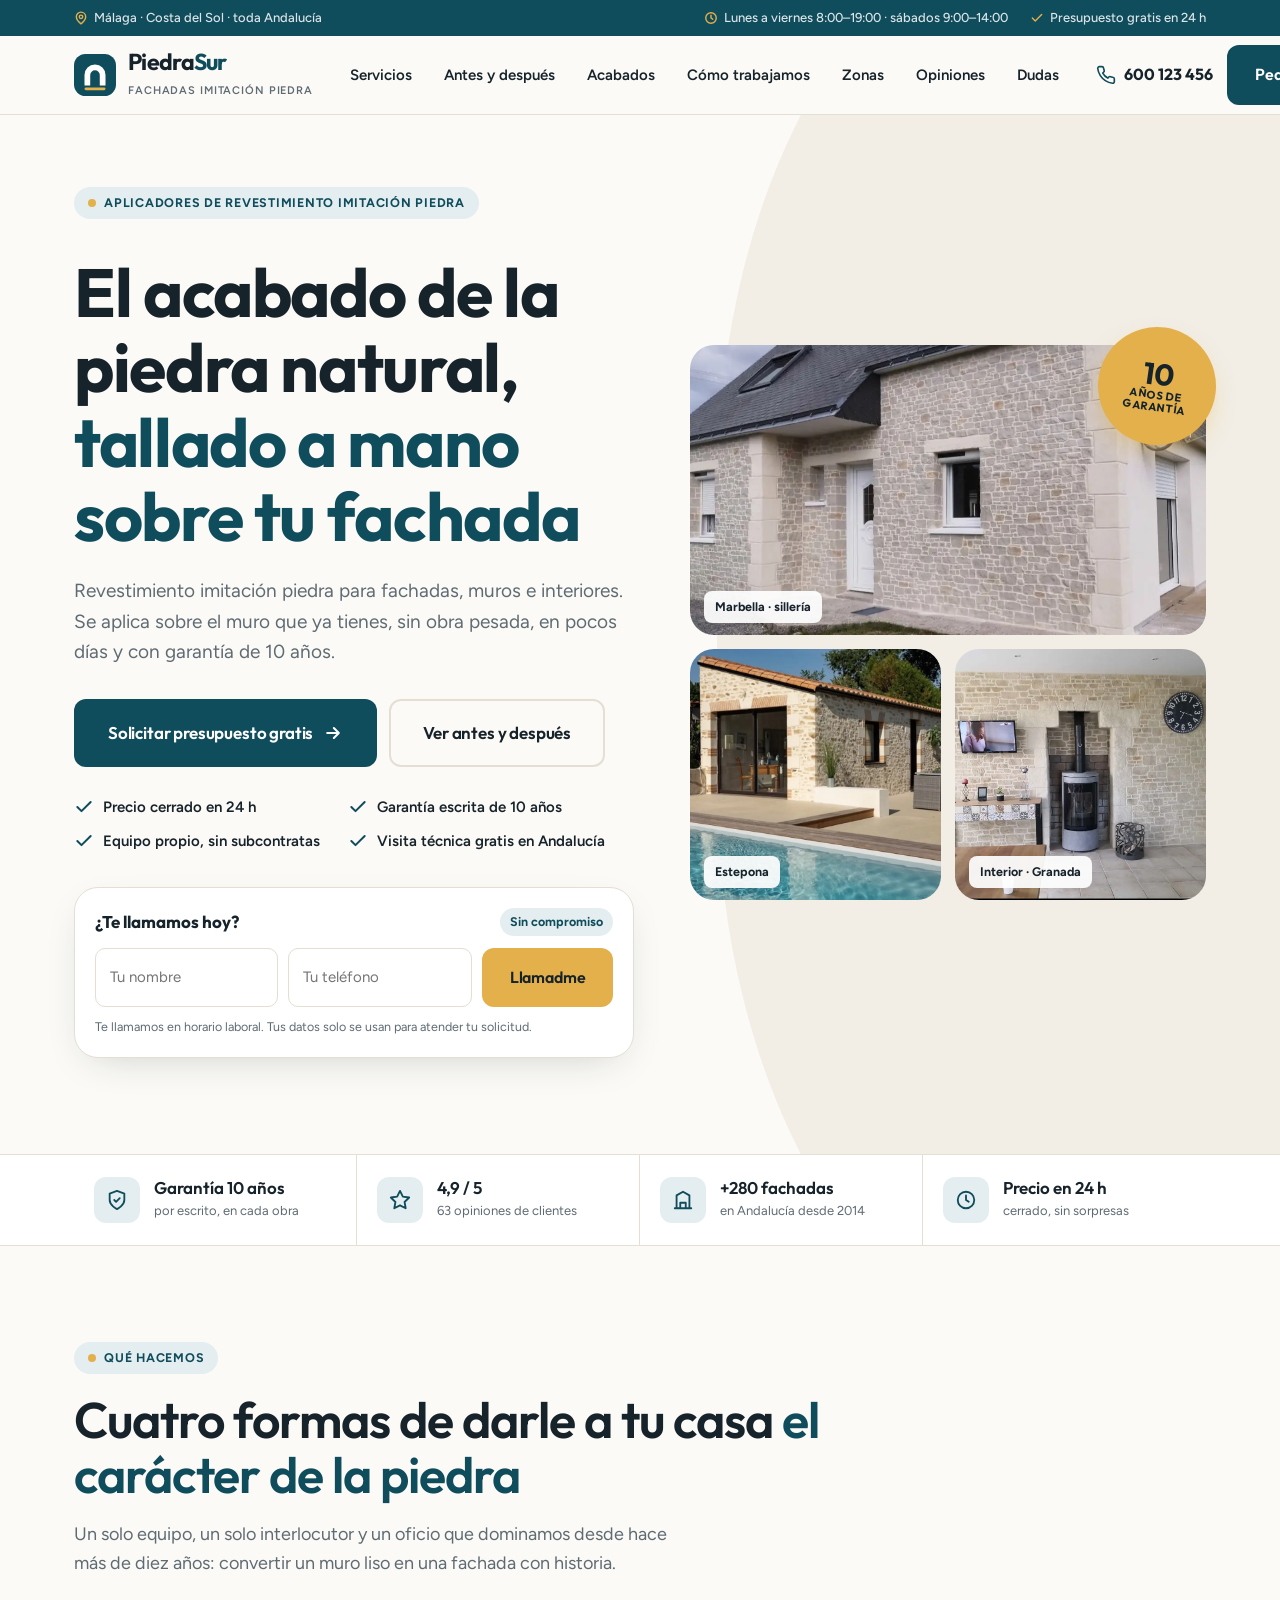
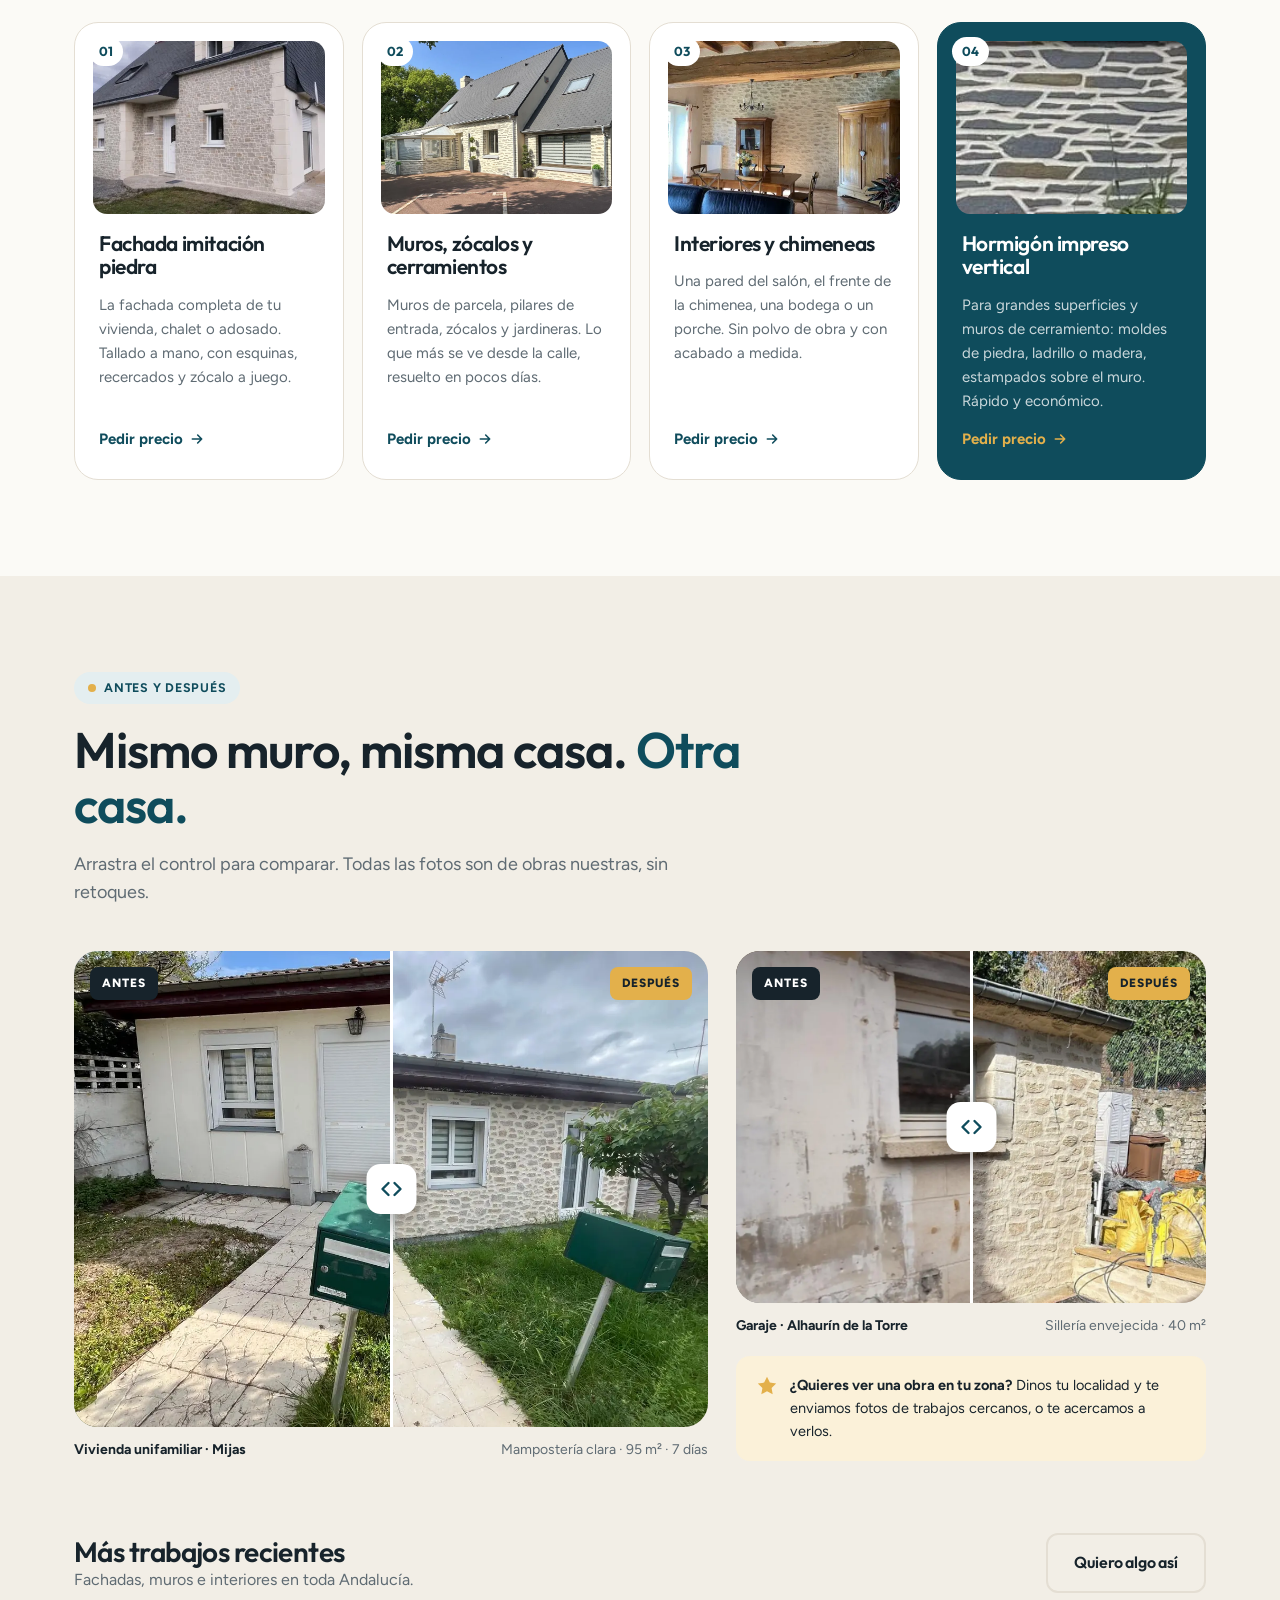
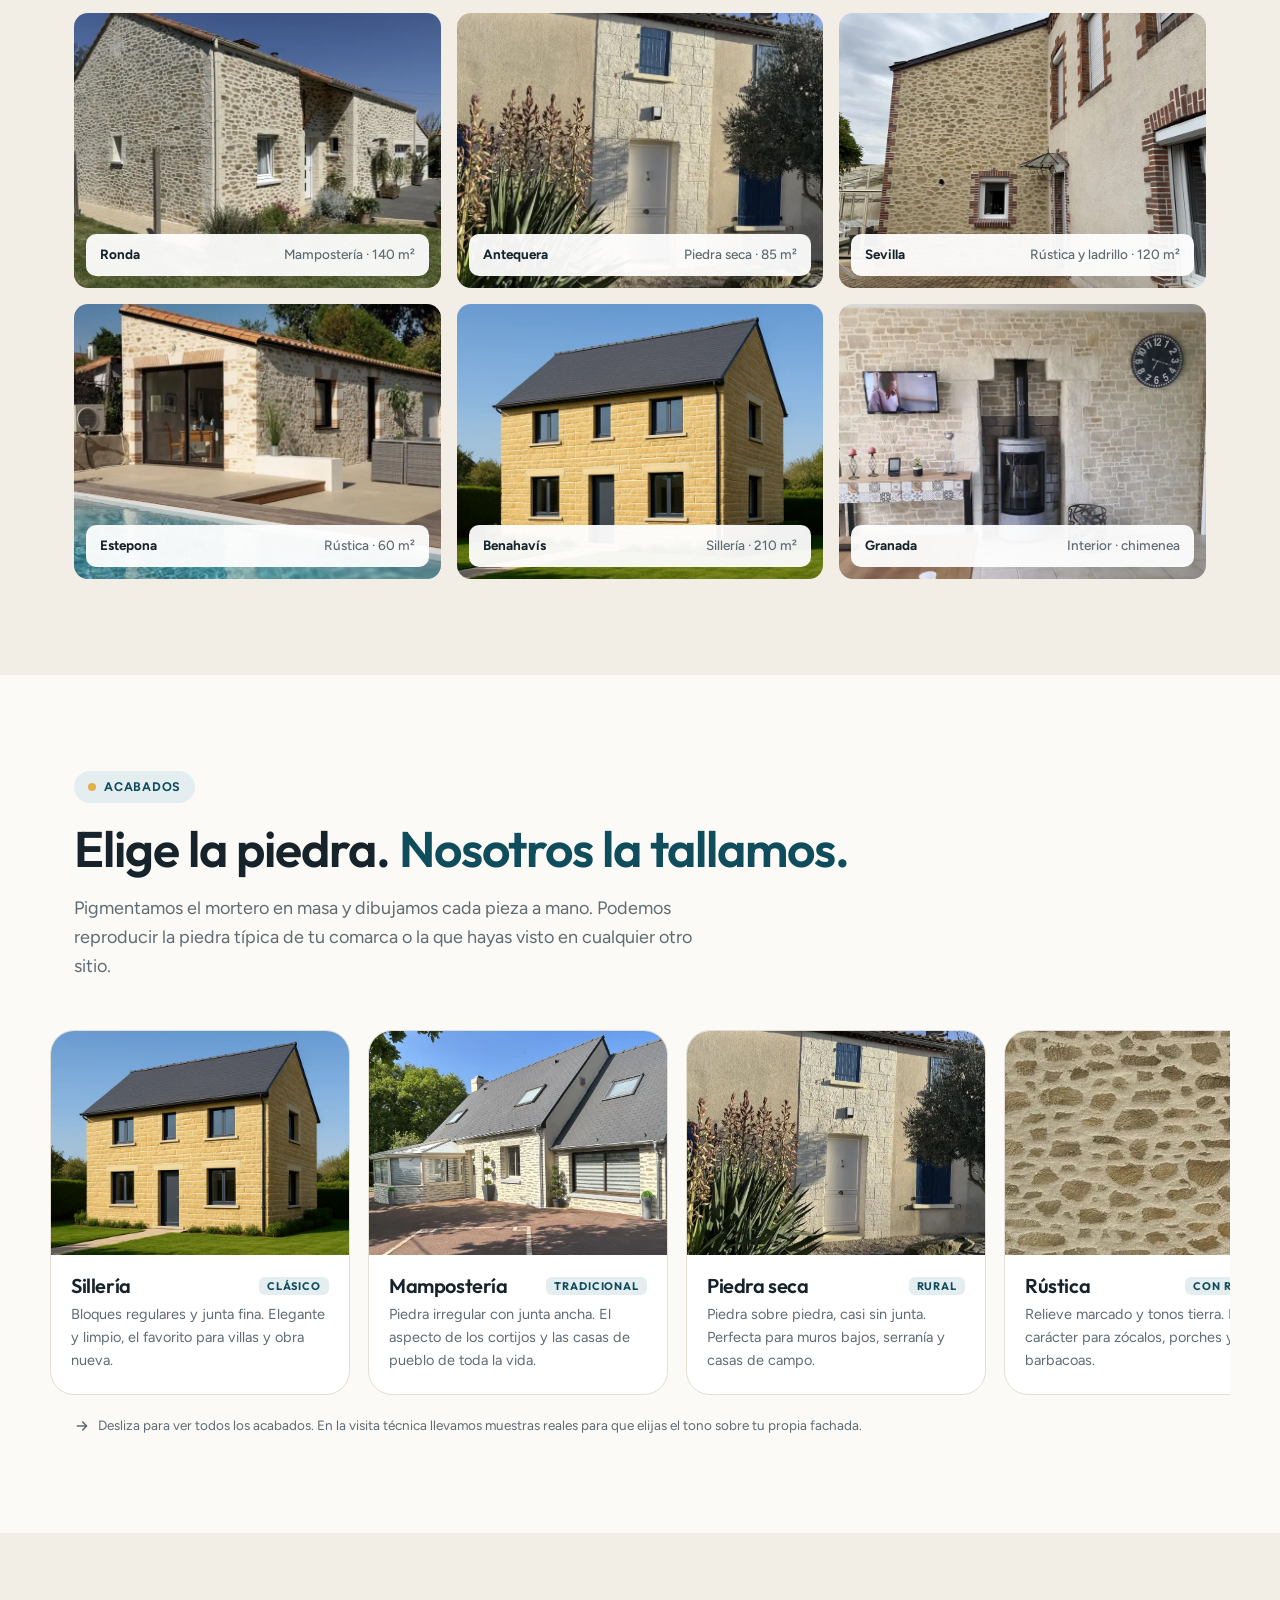
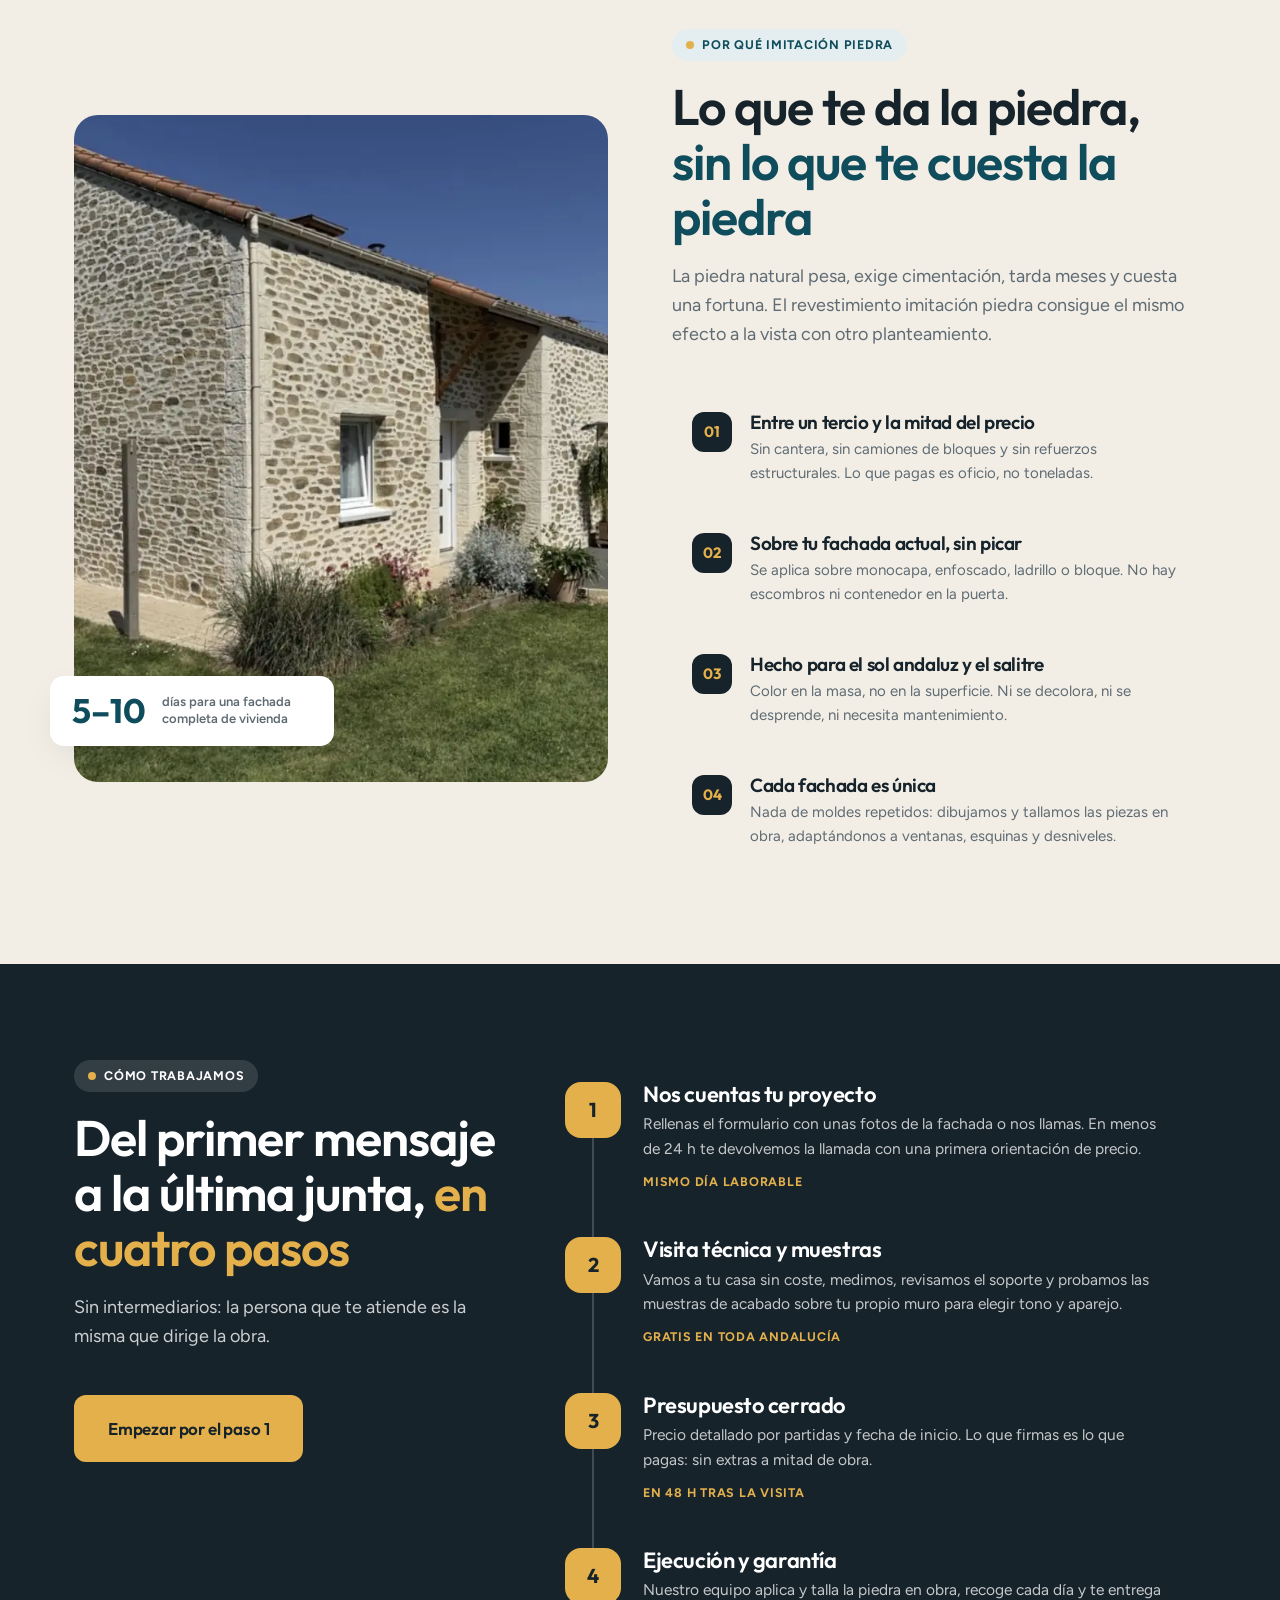
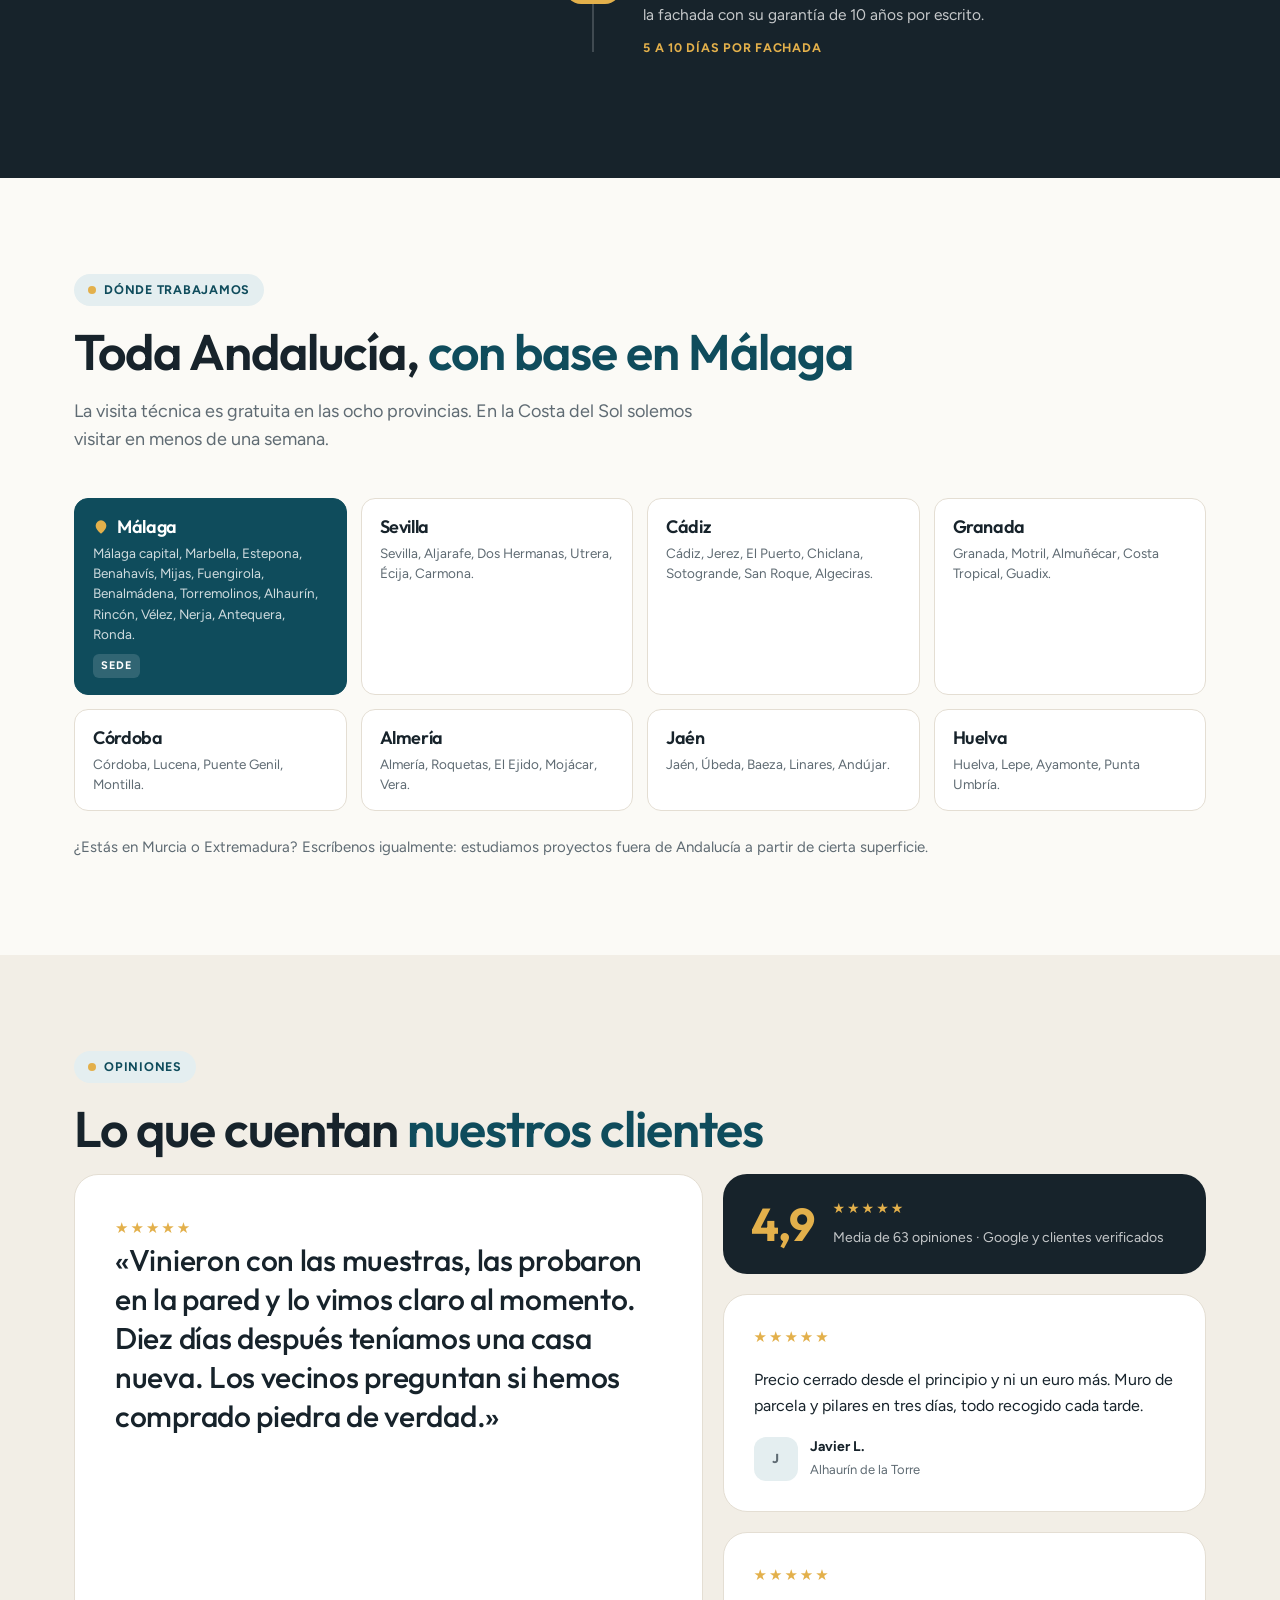
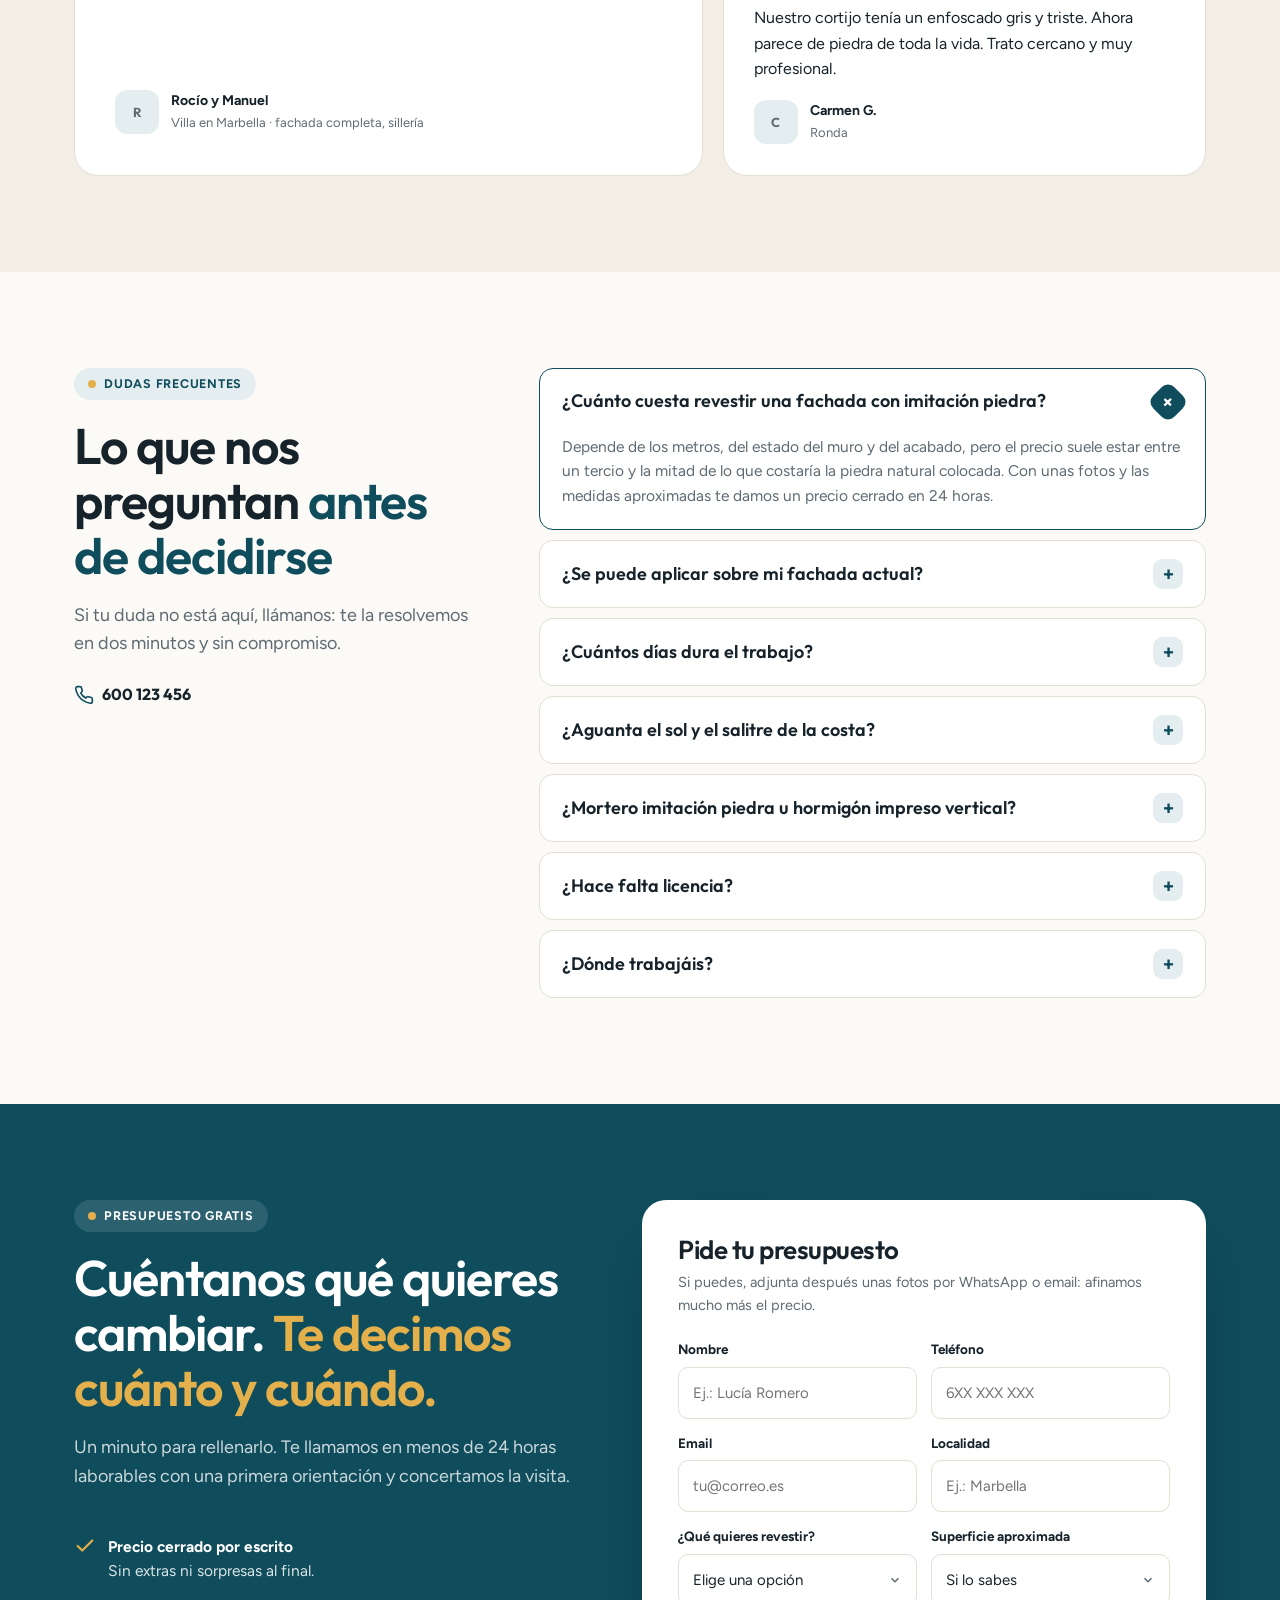
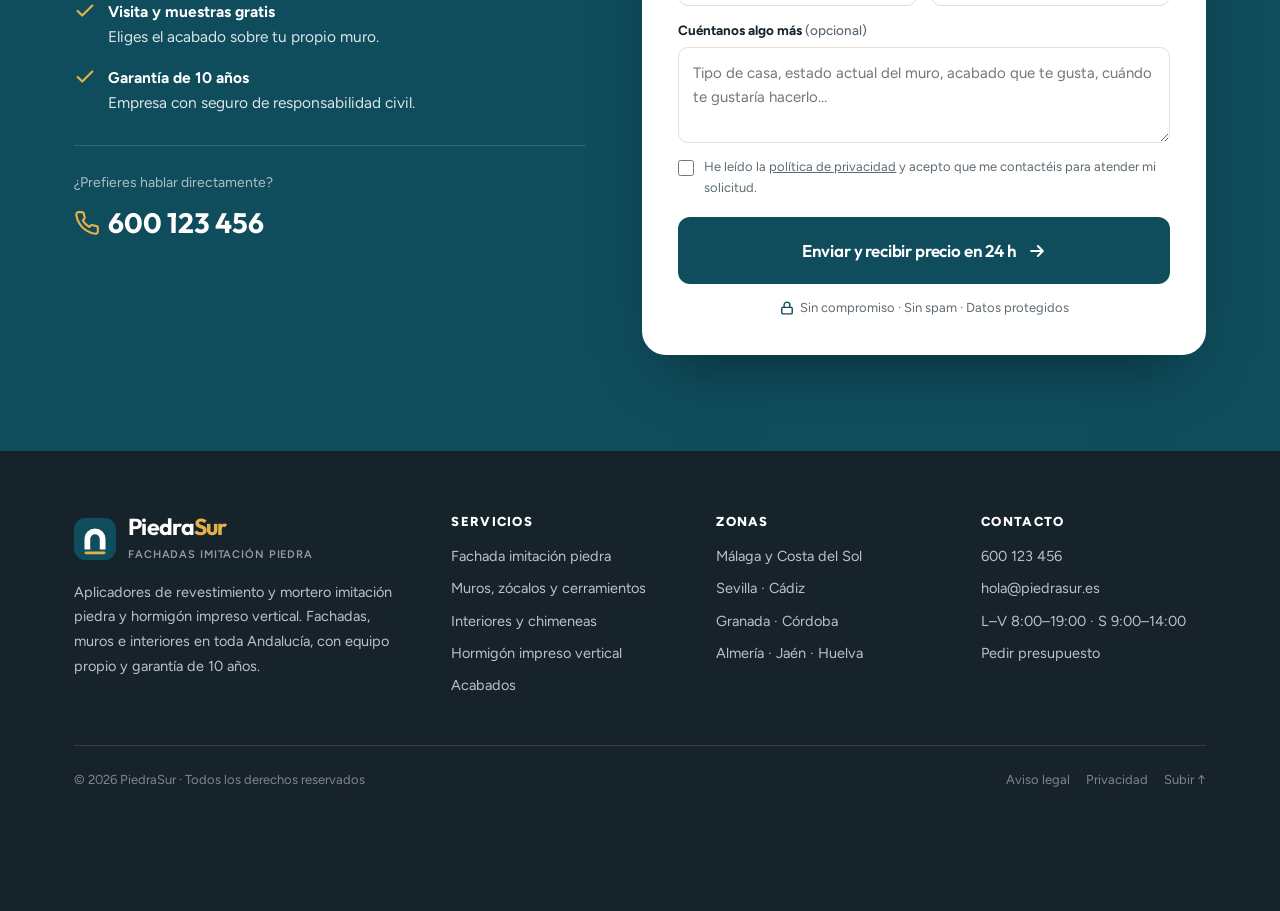
<file: index.html>
<!DOCTYPE html>
<html lang="es-ES">
<head>
<meta charset="UTF-8">
<meta name="viewport" content="width=device-width, initial-scale=1">
<title>Fachada imitación piedra en Andalucía · PiedraSur | Revestimiento y mortero imitación piedra</title>
<meta name="description" content="PiedraSur transforma tu fachada con revestimiento imitación piedra tallado a mano y hormigón impreso vertical. Málaga, Costa del Sol y toda Andalucía. Presupuesto gratis en 24 h y garantía de 10 años.">
<link rel="canonical" href="https://cleanibat.github.io/piedrasur-es/">
<meta name="robots" content="index,follow">
<meta name="theme-color" content="#0f4c5c">
<meta property="og:type" content="website">
<meta property="og:locale" content="es_ES">
<meta property="og:site_name" content="PiedraSur">
<meta property="og:title" content="Fachada imitación piedra tallada a mano en Andalucía · PiedraSur">
<meta property="og:description" content="El acabado de la piedra natural, tallado a mano sobre tu fachada. Sin obra pesada, garantía de 10 años. Presupuesto gratis en 24 h.">
<meta property="og:image" content="https://cleanibat.github.io/piedrasur-es/img/obra-silleria.webp">
<meta property="og:url" content="https://cleanibat.github.io/piedrasur-es/">
<meta name="twitter:card" content="summary_large_image">
<link rel="icon" href="favicon.svg" type="image/svg+xml">
<link rel="preconnect" href="https://fonts.googleapis.com">
<link rel="preconnect" href="https://fonts.gstatic.com" crossorigin>
<link href="https://fonts.googleapis.com/css2?family=Outfit:wght@500;600;700&family=Figtree:wght@400;500;600;700;800&display=swap" rel="stylesheet">
<link rel="preload" as="image" href="img/obra-silleria.webp" fetchpriority="high">
<link rel="stylesheet" href="style.css">

<!-- Google Tag Manager : sustituir GTM-XXXXXXX por el ID real y descomentar -->
<script>window.dataLayer=window.dataLayer||[];</script>
<!--
<script>(function(w,d,s,l,i){w[l]=w[l]||[];w[l].push({'gtm.start':new Date().getTime(),event:'gtm.js'});var f=d.getElementsByTagName(s)[0],j=d.createElement(s),dl=l!='dataLayer'?'&l='+l:'';j.async=true;j.src='https://www.googletagmanager.com/gtm.js?id='+i+dl;f.parentNode.insertBefore(j,f);})(window,document,'script','dataLayer','GTM-XXXXXXX');</script>
-->

<script type="application/ld+json">
{
  "@context":"https://schema.org",
  "@type":"HomeAndConstructionBusiness",
  "name":"PiedraSur",
  "description":"Revestimiento y mortero imitación piedra para fachadas, muros e interiores. Hormigón impreso vertical. Andalucía.",
  "url":"https://cleanibat.github.io/piedrasur-es/",
  "telephone":"+34600123456",
  "email":"hola@piedrasur.es",
  "image":"https://cleanibat.github.io/piedrasur-es/img/obra-silleria.webp",
  "priceRange":"€€",
  "address":{"@type":"PostalAddress","addressLocality":"Málaga","addressRegion":"Andalucía","addressCountry":"ES"},
  "areaServed":["Andalucía","Málaga","Sevilla","Granada","Córdoba","Cádiz","Almería","Jaén","Huelva"],
  "openingHours":"Mo-Fr 08:00-19:00, Sa 09:00-14:00",
  "aggregateRating":{"@type":"AggregateRating","ratingValue":"4.9","reviewCount":"63"}
}
</script>
<script type="application/ld+json">
{
  "@context":"https://schema.org",
  "@type":"FAQPage",
  "mainEntity":[
    {"@type":"Question","name":"¿Cuánto cuesta revestir una fachada con imitación piedra?","acceptedAnswer":{"@type":"Answer","text":"Depende de los metros, del estado del muro y del acabado, pero el precio suele estar entre un tercio y la mitad de lo que costaría la piedra natural colocada. Con unas fotos y las medidas aproximadas te damos un precio cerrado en 24 horas."}},
    {"@type":"Question","name":"¿Se puede aplicar sobre mi fachada actual?","acceptedAnswer":{"@type":"Answer","text":"En la inmensa mayoría de casos, sí: monocapa, enfoscado, ladrillo, bloque, hormigón o gotelé exterior. No hace falta picar ni demoler. Lo comprobamos en la visita técnica gratuita."}},
    {"@type":"Question","name":"¿Cuántos días dura el trabajo?","acceptedAnswer":{"@type":"Answer","text":"Una fachada de vivienda unifamiliar suele quedar terminada en 5 a 10 días laborables. Los muros de cerramiento y los interiores, en 2 a 4 días."}},
    {"@type":"Question","name":"¿Aguanta el sol y el salitre de la costa?","acceptedAnswer":{"@type":"Answer","text":"Sí. Trabajamos con morteros y pigmentos minerales pensados para exterior: el color va en la masa, no en una capa de pintura, y no se decolora ni se desprende con el sol, el salitre o la lluvia. Garantía de 10 años por escrito."}},
    {"@type":"Question","name":"¿Mortero imitación piedra u hormigón impreso vertical?","acceptedAnswer":{"@type":"Answer","text":"El mortero tallado a mano da un resultado único y natural, ideal para fachadas de vivienda. El hormigón impreso vertical se estampa con moldes y es más rápido y económico para grandes muros de cerramiento. Te asesoramos sin compromiso."}},
    {"@type":"Question","name":"¿Dónde trabajáis?","acceptedAnswer":{"@type":"Answer","text":"En toda Andalucía. Nuestra base está en Málaga y la visita técnica es gratuita en todas las provincias andaluzas."}}
  ]
}
</script>
</head>
<body>

<div class="topbar">
  <div class="container topbar-inner">
    <span><svg viewBox="0 0 24 24" fill="none" stroke="currentColor" stroke-width="2.4" stroke-linecap="round" stroke-linejoin="round"><path d="M20 10c0 6-8 12-8 12s-8-6-8-12a8 8 0 0 1 16 0z"/><circle cx="12" cy="10" r="3"/></svg>Málaga · Costa del Sol · toda Andalucía</span>
    <div class="topbar-right">
      <span><svg viewBox="0 0 24 24" fill="none" stroke="currentColor" stroke-width="2.4" stroke-linecap="round" stroke-linejoin="round"><circle cx="12" cy="12" r="9"/><path d="M12 7v5l3 2"/></svg>Lunes a viernes 8:00–19:00 · sábados 9:00–14:00</span>
      <span><svg viewBox="0 0 24 24" fill="none" stroke="currentColor" stroke-width="2.4" stroke-linecap="round" stroke-linejoin="round"><path d="M20 6 9 17l-5-5"/></svg>Presupuesto gratis en 24 h</span>
    </div>
  </div>
</div>

<header class="header" id="top">
  <div class="container header-inner">
    <a class="brand" href="#top" aria-label="PiedraSur — inicio">
      <svg class="brand-mark" viewBox="0 0 44 44" fill="none" aria-hidden="true"><rect width="44" height="44" rx="12" fill="#0f4c5c"/><path d="M11 33V22a11 11 0 0 1 22 0v11h-6V22a5 5 0 0 0-10 0v11z" fill="#ffffff"/><rect x="11" y="35" width="22" height="3" rx="1.5" fill="#e3b04b"/></svg>
      <span><span class="brand-name">Piedra<b>Sur</b></span><span class="brand-tag">Fachadas imitación piedra</span></span>
    </a>
    <nav class="nav" id="nav" aria-label="Principal">
      <a href="#servicios">Servicios</a>
      <a href="#antes-despues">Antes y después</a>
      <a href="#acabados">Acabados</a>
      <a href="#proceso">Cómo trabajamos</a>
      <a href="#zonas">Zonas</a>
      <a href="#opiniones">Opiniones</a>
      <a href="#faq">Dudas</a>
    </nav>
    <div class="header-actions">
      <a class="tel" href="tel:+34600123456" data-ev="click_to_call"><svg viewBox="0 0 24 24" fill="none" stroke="currentColor" stroke-width="2" stroke-linecap="round" stroke-linejoin="round"><path d="M22 16.9v3a2 2 0 0 1-2.2 2 19.8 19.8 0 0 1-8.6-3.1 19.5 19.5 0 0 1-6-6A19.8 19.8 0 0 1 2.1 4.2 2 2 0 0 1 4.1 2h3a2 2 0 0 1 2 1.7c.1.9.4 1.8.7 2.6a2 2 0 0 1-.5 2.1L8.1 9.7a16 16 0 0 0 6 6l1.3-1.3a2 2 0 0 1 2.1-.4c.8.3 1.7.5 2.6.7a2 2 0 0 1 1.9 2z"/></svg><span>600 123 456</span></a>
      <a class="btn btn-mar" href="#presupuesto" data-ev="cta_header">Pedir presupuesto</a>
      <button class="nav-toggle" id="navToggle" aria-expanded="false" aria-controls="nav" aria-label="Abrir menú"><span></span><span></span><span></span></button>
    </div>
  </div>
</header>

<main>

<!-- HERO -->
<section class="hero">
  <div class="container hero-inner">
    <div class="hero-text">
      <span class="pill">Aplicadores de revestimiento imitación piedra</span>
      <h1>El acabado de la piedra natural, <span>tallado a mano sobre tu fachada</span></h1>
      <p class="hero-lead">Revestimiento imitación piedra para fachadas, muros e interiores. Se aplica sobre el muro que ya tienes, sin obra pesada, en pocos días y con garantía de 10 años.</p>
      <div class="hero-cta">
        <a class="btn btn-mar btn-lg" href="#presupuesto" data-ev="cta_hero">Solicitar presupuesto gratis <svg viewBox="0 0 24 24" fill="none" stroke="currentColor" stroke-width="2.4" stroke-linecap="round" stroke-linejoin="round"><path d="M5 12h14M13 6l6 6-6 6"/></svg></a>
        <a class="btn btn-linea btn-lg" href="#antes-despues">Ver antes y después</a>
      </div>
      <ul class="hero-puntos">
        <li><svg viewBox="0 0 24 24" fill="none" stroke="currentColor" stroke-width="2.4" stroke-linecap="round" stroke-linejoin="round"><path d="M20 6 9 17l-5-5"/></svg>Precio cerrado en 24 h</li>
        <li><svg viewBox="0 0 24 24" fill="none" stroke="currentColor" stroke-width="2.4" stroke-linecap="round" stroke-linejoin="round"><path d="M20 6 9 17l-5-5"/></svg>Garantía escrita de 10 años</li>
        <li><svg viewBox="0 0 24 24" fill="none" stroke="currentColor" stroke-width="2.4" stroke-linecap="round" stroke-linejoin="round"><path d="M20 6 9 17l-5-5"/></svg>Equipo propio, sin subcontratas</li>
        <li><svg viewBox="0 0 24 24" fill="none" stroke="currentColor" stroke-width="2.4" stroke-linecap="round" stroke-linejoin="round"><path d="M20 6 9 17l-5-5"/></svg>Visita técnica gratis en Andalucía</li>
      </ul>

      <div class="mini-form" id="miniCard">
        <div class="mini-form-head"><strong>¿Te llamamos hoy?</strong><span>Sin compromiso</span></div>
        <form id="miniForm" action="https://formsubmit.co/CAMBIAR@EMAIL.es" method="POST" novalidate>
          <input type="hidden" name="_subject" value="Solicitud rápida de llamada · PiedraSur">
          <input type="hidden" name="_template" value="table">
          <input type="hidden" name="_captcha" value="false">
          <input type="hidden" name="_next" value="https://cleanibat.github.io/piedrasur-es/gracias.html">
          <input type="hidden" name="Origen" value="Formulario rápido (hero)">
          <input type="text" name="_honey" class="hp" tabindex="-1" autocomplete="off" aria-hidden="true">
          <div class="mini-form-row">
            <input type="text" name="Nombre" placeholder="Tu nombre" autocomplete="name" required aria-label="Nombre">
            <input type="tel" name="Teléfono" placeholder="Tu teléfono" autocomplete="tel" inputmode="tel" required aria-label="Teléfono">
            <button class="btn btn-albero" type="submit">Llamadme</button>
          </div>
          <small>Te llamamos en horario laboral. Tus datos solo se usan para atender tu solicitud.</small>
        </form>
        <p class="ok">✔ Recibido. Te llamamos en las próximas horas laborables.</p>
      </div>
    </div>

    <div class="hero-visual rv">
      <div class="hero-sello" aria-hidden="true"><strong>10</strong><small>años de garantía</small></div>
      <figure class="f1"><img src="img/obra-silleria.webp" alt="Villa en Marbella con fachada revestida en mortero imitación piedra, acabado sillería" width="946" height="797" fetchpriority="high"><figcaption>Marbella · sillería</figcaption></figure>
      <figure class="f2"><img src="img/obra-casa-piscina.webp" alt="Casa de piscina con revestimiento imitación piedra rústica" width="938" height="750" loading="lazy"><figcaption>Estepona</figcaption></figure>
      <figure class="f3"><img src="img/obra-chimenea.webp" alt="Chimenea interior revestida en imitación piedra" width="954" height="851" loading="lazy"><figcaption>Interior · Granada</figcaption></figure>
    </div>
  </div>
</section>

<!-- CONFIANZA -->
<div class="confianza">
  <div class="container confianza-grid">
    <div class="conf"><div class="conf-ico"><svg viewBox="0 0 24 24" fill="none" stroke="currentColor" stroke-width="2" stroke-linecap="round" stroke-linejoin="round"><path d="M12 22s8-4 8-10V5l-8-3-8 3v7c0 6 8 10 8 10z"/><path d="m9 12 2 2 4-4"/></svg></div><div><strong>Garantía 10 años</strong><span>por escrito, en cada obra</span></div></div>
    <div class="conf"><div class="conf-ico"><svg viewBox="0 0 24 24" fill="none" stroke="currentColor" stroke-width="2" stroke-linecap="round" stroke-linejoin="round"><path d="m12 2 3.1 6.3 6.9 1-5 4.9 1.2 6.8L12 17.8 5.8 21l1.2-6.8-5-4.9 6.9-1z"/></svg></div><div><strong>4,9 / 5</strong><span>63 opiniones de clientes</span></div></div>
    <div class="conf"><div class="conf-ico"><svg viewBox="0 0 24 24" fill="none" stroke="currentColor" stroke-width="2" stroke-linecap="round" stroke-linejoin="round"><path d="M3 21h18M5 21V7l7-4 7 4v14M9 21v-6h6v6"/></svg></div><div><strong>+280 fachadas</strong><span>en Andalucía desde 2014</span></div></div>
    <div class="conf"><div class="conf-ico"><svg viewBox="0 0 24 24" fill="none" stroke="currentColor" stroke-width="2" stroke-linecap="round" stroke-linejoin="round"><circle cx="12" cy="12" r="9"/><path d="M12 7v5l3 2"/></svg></div><div><strong>Precio en 24 h</strong><span>cerrado, sin sorpresas</span></div></div>
  </div>
</div>

<!-- SERVICIOS -->
<section class="section" id="servicios">
  <div class="container">
    <span class="pill">Qué hacemos</span>
    <h2 class="h2">Cuatro formas de darle a tu casa <span>el carácter de la piedra</span></h2>
    <p class="lead">Un solo equipo, un solo interlocutor y un oficio que dominamos desde hace más de diez años: convertir un muro liso en una fachada con historia.</p>
    <div class="servicios">
      <article class="servicio rv"><span class="servicio-num">01</span><div class="servicio-img"><img src="img/obra-silleria.webp" srcset="img/obra-silleria-400.webp 400w, img/obra-silleria-750.webp 750w" sizes="(max-width:600px) 90vw, 280px" alt="Fachada de vivienda con imitación piedra" loading="lazy" width="946" height="797"></div><h3>Fachada imitación piedra</h3><p>La fachada completa de tu vivienda, chalet o adosado. Tallado a mano, con esquinas, recercados y zócalo a juego.</p><a href="#presupuesto">Pedir precio <svg viewBox="0 0 24 24" fill="none" stroke="currentColor" stroke-width="2.4" stroke-linecap="round" stroke-linejoin="round"><path d="M5 12h14M13 6l6 6-6 6"/></svg></a></article>
      <article class="servicio rv rv-d1"><span class="servicio-num">02</span><div class="servicio-img"><img src="img/casa-mamposteria.webp" alt="Zócalo y muro de cerramiento en imitación piedra" loading="lazy" width="900" height="675"></div><h3>Muros, zócalos y cerramientos</h3><p>Muros de parcela, pilares de entrada, zócalos y jardineras. Lo que más se ve desde la calle, resuelto en pocos días.</p><a href="#presupuesto">Pedir precio <svg viewBox="0 0 24 24" fill="none" stroke="currentColor" stroke-width="2.4" stroke-linecap="round" stroke-linejoin="round"><path d="M5 12h14M13 6l6 6-6 6"/></svg></a></article>
      <article class="servicio rv rv-d2"><span class="servicio-num">03</span><div class="servicio-img"><img src="img/obra-salon.webp" srcset="img/obra-salon-400.webp 400w, img/obra-salon-750.webp 750w" sizes="(max-width:600px) 90vw, 280px" alt="Pared de salón revestida en imitación piedra" loading="lazy" width="1014" height="860"></div><h3>Interiores y chimeneas</h3><p>Una pared del salón, el frente de la chimenea, una bodega o un porche. Sin polvo de obra y con acabado a medida.</p><a href="#presupuesto">Pedir precio <svg viewBox="0 0 24 24" fill="none" stroke="currentColor" stroke-width="2.4" stroke-linecap="round" stroke-linejoin="round"><path d="M5 12h14M13 6l6 6-6 6"/></svg></a></article>
      <article class="servicio destacado rv rv-d3"><span class="servicio-num">04</span><div class="servicio-img"><img src="img/acabado-laja.webp" alt="Muro con acabado tipo laja" loading="lazy" width="418" height="151"></div><h3>Hormigón impreso vertical</h3><p>Para grandes superficies y muros de cerramiento: moldes de piedra, ladrillo o madera, estampados sobre el muro. Rápido y económico.</p><a href="#presupuesto">Pedir precio <svg viewBox="0 0 24 24" fill="none" stroke="currentColor" stroke-width="2.4" stroke-linecap="round" stroke-linejoin="round"><path d="M5 12h14M13 6l6 6-6 6"/></svg></a></article>
    </div>
  </div>
</section>

<!-- ANTES / DESPUÉS + OBRAS -->
<section class="section section-caliza" id="antes-despues">
  <div class="container">
    <span class="pill">Antes y después</span>
    <h2 class="h2">Mismo muro, misma casa. <span>Otra casa.</span></h2>
    <p class="lead">Arrastra el control para comparar. Todas las fotos son de obras nuestras, sin retoques.</p>
    <div class="ba-wrap">
      <div class="rv">
        <div class="ba" data-ba>
          <img src="img/despues-1.webp" alt="Después: vivienda con fachada revestida en imitación piedra" width="1200" height="900" loading="lazy">
          <div class="ba-antes"><img src="img/antes-1.webp" alt="Antes: fachada pintada y deteriorada" width="1200" height="900" loading="lazy"></div>
          <span class="ba-tag ba-tag-antes">Antes</span><span class="ba-tag ba-tag-despues">Después</span>
          <div class="ba-handle"><i><svg viewBox="0 0 24 24" fill="none" stroke="currentColor" stroke-width="2.4" stroke-linecap="round" stroke-linejoin="round"><path d="m9 6-6 6 6 6M15 6l6 6-6 6"/></svg></i></div>
          <input class="ba-range" type="range" min="0" max="100" value="50" aria-label="Comparar antes y después">
        </div>
        <div class="ba-cap"><strong>Vivienda unifamiliar · Mijas</strong><span>Mampostería clara · 95 m² · 7 días</span></div>
      </div>
      <div class="ba-side rv rv-d1">
        <div>
          <div class="ba" data-ba>
            <img src="img/despues-2.webp" alt="Después: muro de garaje con revestimiento imitación piedra" width="1170" height="877" loading="lazy">
            <div class="ba-antes"><img src="img/antes-2.webp" alt="Antes: muro de garaje en bloque sin acabar" width="1170" height="877" loading="lazy"></div>
            <span class="ba-tag ba-tag-antes">Antes</span><span class="ba-tag ba-tag-despues">Después</span>
            <div class="ba-handle"><i><svg viewBox="0 0 24 24" fill="none" stroke="currentColor" stroke-width="2.4" stroke-linecap="round" stroke-linejoin="round"><path d="m9 6-6 6 6 6M15 6l6 6-6 6"/></svg></i></div>
            <input class="ba-range" type="range" min="0" max="100" value="50" aria-label="Comparar antes y después">
          </div>
          <div class="ba-cap"><strong>Garaje · Alhaurín de la Torre</strong><span>Sillería envejecida · 40 m²</span></div>
        </div>
        <div class="ba-nota"><svg viewBox="0 0 24 24" fill="currentColor"><path d="m12 2 3.1 6.3 6.9 1-5 4.9 1.2 6.8L12 17.8 5.8 21l1.2-6.8-5-4.9 6.9-1z"/></svg><div><strong>¿Quieres ver una obra en tu zona?</strong> Dinos tu localidad y te enviamos fotos de trabajos cercanos, o te acercamos a verlos.</div></div>
      </div>
    </div>

    <div class="obras-head"><div><h3>Más trabajos recientes</h3><p>Fachadas, muros e interiores en toda Andalucía.</p></div><a class="btn btn-linea" href="#presupuesto">Quiero algo así</a></div>
    <div class="obras">
      <figure class="obra rv"><img src="img/obra-casa-rural.webp" srcset="img/obra-casa-rural-400.webp 400w, img/obra-casa-rural-750.webp 750w" sizes="(max-width:860px) 50vw, 33vw" alt="Cortijo revestido con mampostería imitación piedra" loading="lazy" width="943" height="819"><figcaption>Ronda <span>Mampostería · 140 m²</span></figcaption></figure>
      <figure class="obra rv rv-d1"><img src="img/obra-fachada-pueblo.webp" srcset="img/obra-fachada-pueblo-400.webp 400w, img/obra-fachada-pueblo-750.webp 750w" sizes="(max-width:860px) 50vw, 33vw" alt="Casa de pueblo con fachada imitación piedra" loading="lazy" width="945" height="811"><figcaption>Antequera <span>Piedra seca · 85 m²</span></figcaption></figure>
      <figure class="obra rv rv-d2"><img src="img/casa-rustica.webp" alt="Vivienda con piedra rústica y recercados de ladrillo" loading="lazy" width="900" height="675"><figcaption>Sevilla <span>Rústica y ladrillo · 120 m²</span></figcaption></figure>
      <figure class="obra rv"><img src="img/obra-casa-piscina.webp" srcset="img/obra-casa-piscina-400.webp 400w, img/obra-casa-piscina-750.webp 750w" sizes="(max-width:860px) 50vw, 33vw" alt="Casa de piscina revestida en imitación piedra" loading="lazy" width="938" height="750"><figcaption>Estepona <span>Rústica · 60 m²</span></figcaption></figure>
      <figure class="obra rv rv-d1"><img src="img/obra-silleria-nueva.webp" alt="Vivienda de obra nueva con acabado sillería" loading="lazy" width="900" height="600"><figcaption>Benahavís <span>Sillería · 210 m²</span></figcaption></figure>
      <figure class="obra rv rv-d2"><img src="img/obra-chimenea.webp" srcset="img/obra-chimenea-400.webp 400w, img/obra-chimenea-750.webp 750w" sizes="(max-width:860px) 50vw, 33vw" alt="Chimenea revestida en imitación piedra" loading="lazy" width="954" height="851"><figcaption>Granada <span>Interior · chimenea</span></figcaption></figure>
    </div>
  </div>
</section>

<!-- ACABADOS -->
<section class="section" id="acabados">
  <div class="container">
    <span class="pill">Acabados</span>
    <h2 class="h2">Elige la piedra. <span>Nosotros la tallamos.</span></h2>
    <p class="lead">Pigmentamos el mortero en masa y dibujamos cada pieza a mano. Podemos reproducir la piedra típica de tu comarca o la que hayas visto en cualquier otro sitio.</p>
    <div class="acabados">
      <article class="acabado"><div class="acabado-img"><img src="img/obra-silleria-nueva.webp" alt="Acabado sillería" loading="lazy" width="900" height="600"></div><div class="acabado-body"><h3>Sillería <small>Clásico</small></h3><p>Bloques regulares y junta fina. Elegante y limpio, el favorito para villas y obra nueva.</p></div></article>
      <article class="acabado"><div class="acabado-img"><img src="img/casa-mamposteria.webp" alt="Acabado mampostería" loading="lazy" width="900" height="675"></div><div class="acabado-body"><h3>Mampostería <small>Tradicional</small></h3><p>Piedra irregular con junta ancha. El aspecto de los cortijos y las casas de pueblo de toda la vida.</p></div></article>
      <article class="acabado"><div class="acabado-img"><img src="img/obra-fachada-pueblo.webp" alt="Acabado piedra seca" loading="lazy" width="945" height="811"></div><div class="acabado-body"><h3>Piedra seca <small>Rural</small></h3><p>Piedra sobre piedra, casi sin junta. Perfecta para muros bajos, serranía y casas de campo.</p></div></article>
      <article class="acabado"><div class="acabado-img"><img src="img/acabado-rustica.webp" alt="Acabado piedra rústica" loading="lazy" width="480" height="514"></div><div class="acabado-body"><h3>Rústica <small>Con relieve</small></h3><p>Relieve marcado y tonos tierra. Mucho carácter para zócalos, porches y barbacoas.</p></div></article>
      <article class="acabado"><div class="acabado-img"><img src="img/acabado-ladrillo.webp" alt="Acabado ladrillo visto y recercados" loading="lazy" width="220" height="230"></div><div class="acabado-body"><h3>Ladrillo y recercados <small>Detalle</small></h3><p>Jambas, dinteles y esquinas en ladrillo o piedra tallada para enmarcar puertas y ventanas.</p></div></article>
      <article class="acabado"><div class="acabado-img"><img src="img/acabado-laja.webp" alt="Acabado laja y pizarra" loading="lazy" width="418" height="151"></div><div class="acabado-body"><h3>Laja y pizarra <small>Moderno</small></h3><p>Piezas planas en grises y ocres. Un aire contemporáneo para muros de parcela y jardines.</p></div></article>
    </div>
    <p class="acabados-hint"><svg viewBox="0 0 24 24" fill="none" stroke="currentColor" stroke-width="2.4" stroke-linecap="round" stroke-linejoin="round"><path d="M5 12h14M13 6l6 6-6 6"/></svg>Desliza para ver todos los acabados. En la visita técnica llevamos muestras reales para que elijas el tono sobre tu propia fachada.</p>
  </div>
</section>

<!-- RAZONES -->
<section class="section section-caliza" id="razones">
  <div class="container razones">
    <div class="razones-foto rv">
      <img src="img/obra-casa-rural.webp" alt="Detalle de fachada tallada a mano en mortero imitación piedra" loading="lazy" width="943" height="819">
      <div class="razones-dato"><strong>5–10</strong><span>días para una fachada completa de vivienda</span></div>
    </div>
    <div>
      <span class="pill">Por qué imitación piedra</span>
      <h2 class="h2">Lo que te da la piedra, <span>sin lo que te cuesta la piedra</span></h2>
      <p class="lead">La piedra natural pesa, exige cimentación, tarda meses y cuesta una fortuna. El revestimiento imitación piedra consigue el mismo efecto a la vista con otro planteamiento.</p>
      <div class="razones-list">
        <div class="razon rv"><div><h3>Entre un tercio y la mitad del precio</h3><p>Sin cantera, sin camiones de bloques y sin refuerzos estructurales. Lo que pagas es oficio, no toneladas.</p></div></div>
        <div class="razon rv rv-d1"><div><h3>Sobre tu fachada actual, sin picar</h3><p>Se aplica sobre monocapa, enfoscado, ladrillo o bloque. No hay escombros ni contenedor en la puerta.</p></div></div>
        <div class="razon rv rv-d2"><div><h3>Hecho para el sol andaluz y el salitre</h3><p>Color en la masa, no en la superficie. Ni se decolora, ni se desprende, ni necesita mantenimiento.</p></div></div>
        <div class="razon rv rv-d3"><div><h3>Cada fachada es única</h3><p>Nada de moldes repetidos: dibujamos y tallamos las piezas en obra, adaptándonos a ventanas, esquinas y desniveles.</p></div></div>
      </div>
    </div>
  </div>
</section>

<!-- PROCESO -->
<section class="section section-ink" id="proceso">
  <div class="container proceso">
    <div class="proceso-side">
      <span class="pill">Cómo trabajamos</span>
      <h2 class="h2">Del primer mensaje a la última junta, <span>en cuatro pasos</span></h2>
      <p class="lead">Sin intermediarios: la persona que te atiende es la misma que dirige la obra.</p>
      <a class="btn btn-albero btn-lg" href="#presupuesto" data-ev="cta_proceso">Empezar por el paso 1</a>
    </div>
    <div class="timeline">
      <div class="paso rv"><div class="paso-num">1</div><div><h3>Nos cuentas tu proyecto</h3><p>Rellenas el formulario con unas fotos de la fachada o nos llamas. En menos de 24 h te devolvemos la llamada con una primera orientación de precio.</p><small>Mismo día laborable</small></div></div>
      <div class="paso rv rv-d1"><div class="paso-num">2</div><div><h3>Visita técnica y muestras</h3><p>Vamos a tu casa sin coste, medimos, revisamos el soporte y probamos las muestras de acabado sobre tu propio muro para elegir tono y aparejo.</p><small>Gratis en toda Andalucía</small></div></div>
      <div class="paso rv rv-d2"><div class="paso-num">3</div><div><h3>Presupuesto cerrado</h3><p>Precio detallado por partidas y fecha de inicio. Lo que firmas es lo que pagas: sin extras a mitad de obra.</p><small>En 48 h tras la visita</small></div></div>
      <div class="paso rv rv-d3"><div class="paso-num">4</div><div><h3>Ejecución y garantía</h3><p>Nuestro equipo aplica y talla la piedra en obra, recoge cada día y te entrega la fachada con su garantía de 10 años por escrito.</p><small>5 a 10 días por fachada</small></div></div>
    </div>
  </div>
</section>

<!-- ZONAS -->
<section class="section" id="zonas">
  <div class="container">
    <span class="pill">Dónde trabajamos</span>
    <h2 class="h2">Toda Andalucía, <span>con base en Málaga</span></h2>
    <p class="lead">La visita técnica es gratuita en las ocho provincias. En la Costa del Sol solemos visitar en menos de una semana.</p>
    <div class="provincias">
      <div class="prov base"><h3><svg viewBox="0 0 24 24" fill="currentColor"><path d="M20 10c0 6-8 12-8 12s-8-6-8-12a8 8 0 0 1 16 0z"/></svg>Málaga</h3><p>Málaga capital, Marbella, Estepona, Benahavís, Mijas, Fuengirola, Benalmádena, Torremolinos, Alhaurín, Rincón, Vélez, Nerja, Antequera, Ronda.</p><small>Sede</small></div>
      <div class="prov"><h3>Sevilla</h3><p>Sevilla, Aljarafe, Dos Hermanas, Utrera, Écija, Carmona.</p></div>
      <div class="prov"><h3>Cádiz</h3><p>Cádiz, Jerez, El Puerto, Chiclana, Sotogrande, San Roque, Algeciras.</p></div>
      <div class="prov"><h3>Granada</h3><p>Granada, Motril, Almuñécar, Costa Tropical, Guadix.</p></div>
      <div class="prov"><h3>Córdoba</h3><p>Córdoba, Lucena, Puente Genil, Montilla.</p></div>
      <div class="prov"><h3>Almería</h3><p>Almería, Roquetas, El Ejido, Mojácar, Vera.</p></div>
      <div class="prov"><h3>Jaén</h3><p>Jaén, Úbeda, Baeza, Linares, Andújar.</p></div>
      <div class="prov"><h3>Huelva</h3><p>Huelva, Lepe, Ayamonte, Punta Umbría.</p></div>
    </div>
    <div class="zonas-foot"><span>¿Estás en Murcia o Extremadura? Escríbenos igualmente: estudiamos proyectos fuera de Andalucía a partir de cierta superficie.</span></div>
  </div>
</section>

<!-- OPINIONES -->
<section class="section section-caliza" id="opiniones">
  <div class="container">
    <span class="pill">Opiniones</span>
    <h2 class="h2">Lo que cuentan <span>nuestros clientes</span></h2>
    <div class="opiniones">
      <article class="opinion grande rv">
        <div><span class="stars">★★★★★</span><blockquote>«Vinieron con las muestras, las probaron en la pared y lo vimos claro al momento. Diez días después teníamos una casa nueva. Los vecinos preguntan si hemos comprado piedra de verdad.»</blockquote></div>
        <footer><span class="avatar">R</span><div><strong>Rocío y Manuel</strong><span>Villa en Marbella · fachada completa, sillería</span></div></footer>
      </article>
      <div class="opiniones-col">
        <div class="rating-box rv rv-d1"><strong>4,9</strong><div><span class="stars">★★★★★</span><span>Media de 63 opiniones · Google y clientes verificados</span></div></div>
        <article class="opinion rv rv-d2"><span class="stars">★★★★★</span><blockquote>Precio cerrado desde el principio y ni un euro más. Muro de parcela y pilares en tres días, todo recogido cada tarde.</blockquote><footer><span class="avatar">J</span><div><strong>Javier L.</strong><span>Alhaurín de la Torre</span></div></footer></article>
        <article class="opinion rv rv-d3"><span class="stars">★★★★★</span><blockquote>Nuestro cortijo tenía un enfoscado gris y triste. Ahora parece de piedra de toda la vida. Trato cercano y muy profesional.</blockquote><footer><span class="avatar">C</span><div><strong>Carmen G.</strong><span>Ronda</span></div></footer></article>
      </div>
    </div>
  </div>
</section>

<!-- FAQ -->
<section class="section" id="faq">
  <div class="container faq-grid">
    <div>
      <span class="pill">Dudas frecuentes</span>
      <h2 class="h2">Lo que nos preguntan <span>antes de decidirse</span></h2>
      <p class="lead" style="margin-bottom:24px">Si tu duda no está aquí, llámanos: te la resolvemos en dos minutos y sin compromiso.</p>
      <a class="tel" href="tel:+34600123456" data-ev="click_to_call"><svg viewBox="0 0 24 24" fill="none" stroke="currentColor" stroke-width="2" stroke-linecap="round" stroke-linejoin="round"><path d="M22 16.9v3a2 2 0 0 1-2.2 2 19.8 19.8 0 0 1-8.6-3.1 19.5 19.5 0 0 1-6-6A19.8 19.8 0 0 1 2.1 4.2 2 2 0 0 1 4.1 2h3a2 2 0 0 1 2 1.7c.1.9.4 1.8.7 2.6a2 2 0 0 1-.5 2.1L8.1 9.7a16 16 0 0 0 6 6l1.3-1.3a2 2 0 0 1 2.1-.4c.8.3 1.7.5 2.6.7a2 2 0 0 1 1.9 2z"/></svg>600 123 456</a>
    </div>
    <div class="faq">
      <details open><summary>¿Cuánto cuesta revestir una fachada con imitación piedra?<i></i></summary><p>Depende de los metros, del estado del muro y del acabado, pero el precio suele estar entre un tercio y la mitad de lo que costaría la piedra natural colocada. Con unas fotos y las medidas aproximadas te damos un precio cerrado en 24 horas.</p></details>
      <details><summary>¿Se puede aplicar sobre mi fachada actual?<i></i></summary><p>En la inmensa mayoría de casos, sí: monocapa, enfoscado, ladrillo, bloque, hormigón o gotelé exterior. No hace falta picar ni demoler. Lo comprobamos en la visita técnica gratuita y, si el soporte necesita una preparación previa, te lo decimos antes de dar precio.</p></details>
      <details><summary>¿Cuántos días dura el trabajo?<i></i></summary><p>Una fachada de vivienda unifamiliar suele quedar terminada en 5 a 10 días laborables. Los muros de cerramiento y los interiores, en 2 a 4 días. Te damos la fecha de inicio y de fin en el presupuesto.</p></details>
      <details><summary>¿Aguanta el sol y el salitre de la costa?<i></i></summary><p>Sí. Trabajamos con morteros y pigmentos minerales pensados para exterior: el color va en la masa, no en una capa de pintura, y no se decolora ni se desprende con el sol, el salitre o la lluvia. Todas las obras llevan garantía de 10 años por escrito.</p></details>
      <details><summary>¿Mortero imitación piedra u hormigón impreso vertical?<i></i></summary><p>El mortero tallado a mano da un resultado único y natural, ideal para fachadas de vivienda y zonas visibles. El hormigón impreso vertical se estampa con moldes y resulta más rápido y económico para grandes muros de cerramiento o naves. Hacemos las dos cosas, así que te recomendamos lo que más te conviene, no lo que más nos conviene.</p></details>
      <details><summary>¿Hace falta licencia?<i></i></summary><p>Revestir una fachada suele tramitarse como obra menor con una declaración responsable en el ayuntamiento. Si vives en una urbanización con comunidad o en un casco histórico, conviene consultarlo antes. Te ayudamos con el papeleo.</p></details>
      <details><summary>¿Dónde trabajáis?<i></i></summary><p>En toda Andalucía. Nuestra base está en Málaga y la visita técnica es gratuita en las ocho provincias andaluzas.</p></details>
    </div>
  </div>
</section>

<!-- PRESUPUESTO -->
<section class="section section-mar" id="presupuesto">
  <div class="container presu">
    <div class="presu-side">
      <span class="pill">Presupuesto gratis</span>
      <h2 class="h2">Cuéntanos qué quieres cambiar. <span>Te decimos cuánto y cuándo.</span></h2>
      <p class="lead">Un minuto para rellenarlo. Te llamamos en menos de 24 horas laborables con una primera orientación y concertamos la visita.</p>
      <ul>
        <li><svg viewBox="0 0 24 24" fill="none" stroke="currentColor" stroke-width="2.4" stroke-linecap="round" stroke-linejoin="round"><path d="M20 6 9 17l-5-5"/></svg><div><strong>Precio cerrado por escrito</strong>Sin extras ni sorpresas al final.</div></li>
        <li><svg viewBox="0 0 24 24" fill="none" stroke="currentColor" stroke-width="2.4" stroke-linecap="round" stroke-linejoin="round"><path d="M20 6 9 17l-5-5"/></svg><div><strong>Visita y muestras gratis</strong>Eliges el acabado sobre tu propio muro.</div></li>
        <li><svg viewBox="0 0 24 24" fill="none" stroke="currentColor" stroke-width="2.4" stroke-linecap="round" stroke-linejoin="round"><path d="M20 6 9 17l-5-5"/></svg><div><strong>Garantía de 10 años</strong>Empresa con seguro de responsabilidad civil.</div></li>
      </ul>
      <div class="presu-tel">
        <p>¿Prefieres hablar directamente?</p>
        <a class="tel" href="tel:+34600123456" data-ev="click_to_call"><svg viewBox="0 0 24 24" fill="none" stroke="currentColor" stroke-width="2" stroke-linecap="round" stroke-linejoin="round"><path d="M22 16.9v3a2 2 0 0 1-2.2 2 19.8 19.8 0 0 1-8.6-3.1 19.5 19.5 0 0 1-6-6A19.8 19.8 0 0 1 2.1 4.2 2 2 0 0 1 4.1 2h3a2 2 0 0 1 2 1.7c.1.9.4 1.8.7 2.6a2 2 0 0 1-.5 2.1L8.1 9.7a16 16 0 0 0 6 6l1.3-1.3a2 2 0 0 1 2.1-.4c.8.3 1.7.5 2.6.7a2 2 0 0 1 1.9 2z"/></svg>600 123 456</a>
      </div>
    </div>

    <div class="form-card" id="formCard">
      <h3>Pide tu presupuesto</h3>
      <p>Si puedes, adjunta después unas fotos por WhatsApp o email: afinamos mucho más el precio.</p>
      <form id="presuForm" action="https://formsubmit.co/CAMBIAR@EMAIL.es" method="POST" novalidate>
        <input type="hidden" name="_subject" value="Nueva solicitud de presupuesto · PiedraSur">
        <input type="hidden" name="_template" value="table">
        <input type="hidden" name="_captcha" value="false">
        <input type="hidden" name="_next" value="https://cleanibat.github.io/piedrasur-es/gracias.html">
        <input type="hidden" name="Origen" value="Formulario completo">
        <input type="text" name="_honey" class="hp" tabindex="-1" autocomplete="off" aria-hidden="true">
        <div class="form-row">
          <div class="field"><label for="nombre">Nombre</label><input id="nombre" name="Nombre" type="text" autocomplete="name" required placeholder="Ej.: Lucía Romero"></div>
          <div class="field"><label for="telefono">Teléfono</label><input id="telefono" name="Teléfono" type="tel" autocomplete="tel" inputmode="tel" required placeholder="6XX XXX XXX"></div>
        </div>
        <div class="form-row">
          <div class="field"><label for="email">Email</label><input id="email" name="Email" type="email" autocomplete="email" required placeholder="tu@correo.es"></div>
          <div class="field"><label for="localidad">Localidad</label><input id="localidad" name="Localidad" type="text" required placeholder="Ej.: Marbella"></div>
        </div>
        <div class="form-row">
          <div class="field"><label for="tipo">¿Qué quieres revestir?</label>
            <select id="tipo" name="Tipo de proyecto" required>
              <option value="" disabled selected>Elige una opción</option>
              <option>Fachada completa de vivienda</option>
              <option>Zócalo o parte de la fachada</option>
              <option>Muro de parcela, pilares o cerramiento</option>
              <option>Pared interior, chimenea o porche</option>
              <option>Hormigón impreso vertical</option>
              <option>Otro</option>
            </select></div>
          <div class="field"><label for="superficie">Superficie aproximada</label>
            <select id="superficie" name="Superficie">
              <option value="" disabled selected>Si lo sabes</option>
              <option>Menos de 30 m²</option>
              <option>30 – 80 m²</option>
              <option>80 – 150 m²</option>
              <option>150 – 300 m²</option>
              <option>Más de 300 m²</option>
              <option>No lo sé</option>
            </select></div>
        </div>
        <div class="field"><label for="mensaje">Cuéntanos algo más <span style="font-weight:500;color:var(--gris)">(opcional)</span></label><textarea id="mensaje" name="Mensaje" placeholder="Tipo de casa, estado actual del muro, acabado que te gusta, cuándo te gustaría hacerlo…"></textarea></div>
        <label class="check"><input type="checkbox" name="Privacidad" value="Aceptada" required><span>He leído la <a href="privacidad.html" target="_blank" rel="noopener">política de privacidad</a> y acepto que me contactéis para atender mi solicitud.</span></label>
        <button class="btn btn-mar btn-lg btn-block" type="submit">Enviar y recibir precio en 24 h <svg viewBox="0 0 24 24" fill="none" stroke="currentColor" stroke-width="2.4" stroke-linecap="round" stroke-linejoin="round"><path d="M5 12h14M13 6l6 6-6 6"/></svg></button>
        <p class="form-foot"><svg viewBox="0 0 24 24" fill="none" stroke="currentColor" stroke-width="2.4" stroke-linecap="round" stroke-linejoin="round"><rect x="3" y="11" width="18" height="11" rx="2"/><path d="M7 11V7a5 5 0 0 1 10 0v4"/></svg>Sin compromiso · Sin spam · Datos protegidos</p>
      </form>
      <div class="form-ok" role="status">
        <svg viewBox="0 0 24 24" fill="none" stroke="currentColor" stroke-width="1.6" stroke-linecap="round" stroke-linejoin="round"><circle cx="12" cy="12" r="10"/><path d="m8 12 3 3 5-6"/></svg>
        <h3>¡Recibido!</h3>
        <p>Gracias por contar con PiedraSur. Te llamamos en menos de 24 horas laborables para hablar de tu proyecto.</p>
      </div>
    </div>
  </div>
</section>

</main>

<footer class="footer">
  <div class="container">
    <div class="footer-grid">
      <div>
        <a class="brand" href="#top"><svg class="brand-mark" viewBox="0 0 44 44" fill="none" aria-hidden="true"><rect width="44" height="44" rx="12" fill="#0f4c5c"/><path d="M11 33V22a11 11 0 0 1 22 0v11h-6V22a5 5 0 0 0-10 0v11z" fill="#ffffff"/><rect x="11" y="35" width="22" height="3" rx="1.5" fill="#e3b04b"/></svg><span><span class="brand-name">Piedra<b>Sur</b></span><span class="brand-tag">Fachadas imitación piedra</span></span></a>
        <p>Aplicadores de revestimiento y mortero imitación piedra y hormigón impreso vertical. Fachadas, muros e interiores en toda Andalucía, con equipo propio y garantía de 10 años.</p>
      </div>
      <div><h4>Servicios</h4><ul><li><a href="#servicios">Fachada imitación piedra</a></li><li><a href="#servicios">Muros, zócalos y cerramientos</a></li><li><a href="#servicios">Interiores y chimeneas</a></li><li><a href="#servicios">Hormigón impreso vertical</a></li><li><a href="#acabados">Acabados</a></li></ul></div>
      <div><h4>Zonas</h4><ul><li>Málaga y Costa del Sol</li><li>Sevilla · Cádiz</li><li>Granada · Córdoba</li><li>Almería · Jaén · Huelva</li></ul></div>
      <div><h4>Contacto</h4><ul><li><a href="tel:+34600123456" data-ev="click_to_call">600 123 456</a></li><li><a href="mailto:hola@piedrasur.es">hola@piedrasur.es</a></li><li>L–V 8:00–19:00 · S 9:00–14:00</li><li><a href="#presupuesto">Pedir presupuesto</a></li></ul></div>
    </div>
    <div class="footer-bottom">
      <span>© <span id="year"></span> PiedraSur · Todos los derechos reservados</span>
      <span><a href="aviso-legal.html">Aviso legal</a><a href="privacidad.html">Privacidad</a><a href="#top">Subir ↑</a></span>
    </div>
  </div>
</footer>

<div class="movil-bar" aria-label="Acciones rápidas">
  <a class="btn btn-linea" href="tel:+34600123456" data-ev="click_to_call"><svg viewBox="0 0 24 24" fill="none" stroke="currentColor" stroke-width="2" stroke-linecap="round" stroke-linejoin="round"><path d="M22 16.9v3a2 2 0 0 1-2.2 2 19.8 19.8 0 0 1-8.6-3.1 19.5 19.5 0 0 1-6-6A19.8 19.8 0 0 1 2.1 4.2 2 2 0 0 1 4.1 2h3a2 2 0 0 1 2 1.7c.1.9.4 1.8.7 2.6a2 2 0 0 1-.5 2.1L8.1 9.7a16 16 0 0 0 6 6l1.3-1.3a2 2 0 0 1 2.1-.4c.8.3 1.7.5 2.6.7a2 2 0 0 1 1.9 2z"/></svg>Llamar</a>
  <a class="btn btn-mar" href="#presupuesto" data-ev="cta_movil">Pedir presupuesto</a>
</div>

<script src="main.js" defer></script>
</body>
</html>
</file>
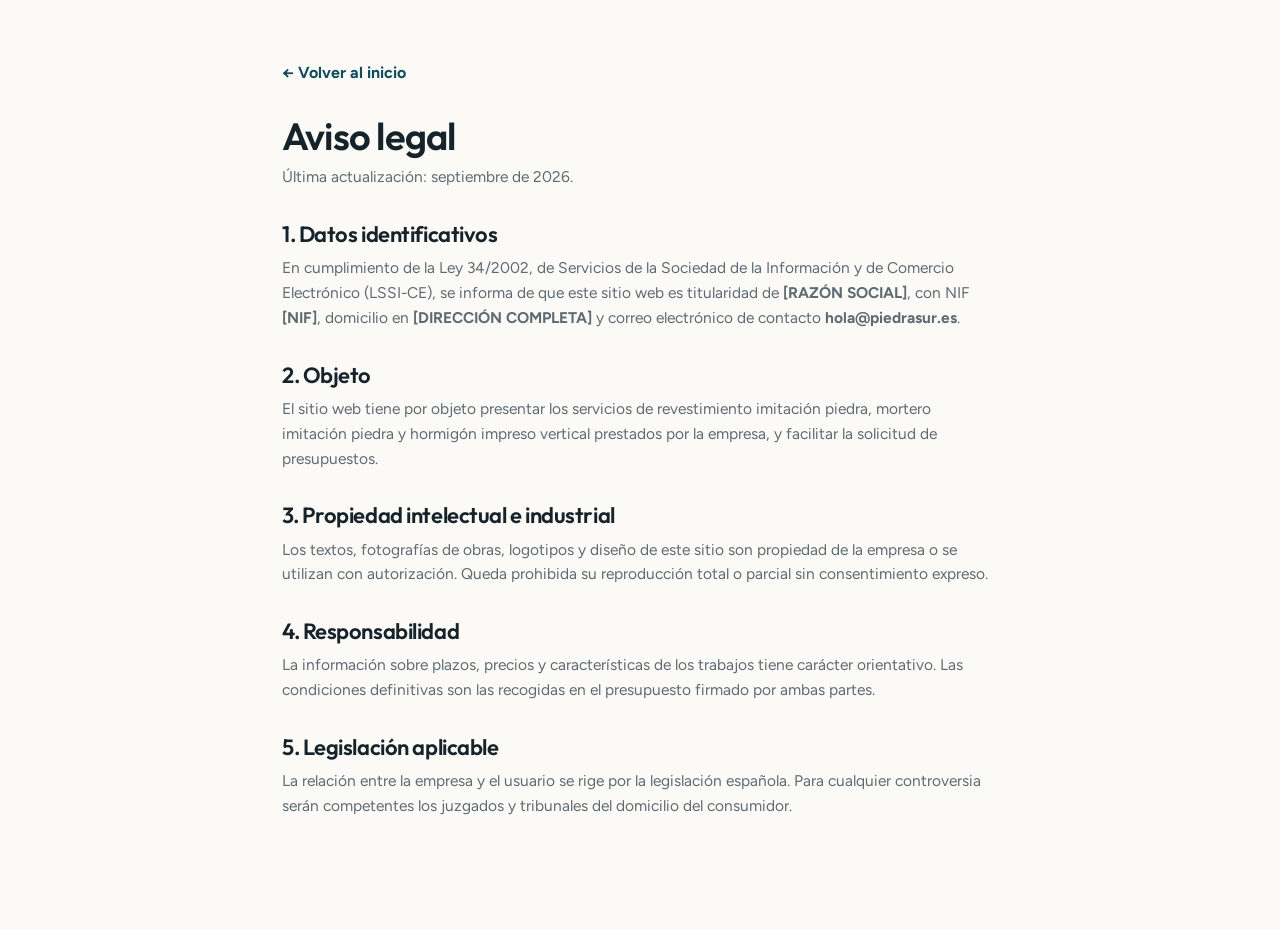
<file: aviso-legal.html>
<!DOCTYPE html><html lang="es-ES"><head><meta charset="UTF-8"><meta name="viewport" content="width=device-width, initial-scale=1"><title>Aviso legal · PiedraSur</title><meta name="robots" content="noindex,follow"><link rel="icon" href="favicon.svg" type="image/svg+xml"><link rel="preconnect" href="https://fonts.googleapis.com"><link rel="preconnect" href="https://fonts.gstatic.com" crossorigin><link href="https://fonts.googleapis.com/css2?family=Outfit:wght@600;700&family=Figtree:wght@400;600;700&display=swap" rel="stylesheet"><link rel="stylesheet" href="style.css"><style>.legal{max-width:760px;margin:0 auto;padding:60px 22px 100px}.legal h1{font-size:38px;margin-bottom:8px}.legal h2{font-size:22px;margin:32px 0 10px}.legal p,.legal li{color:var(--gris);font-size:15.5px;margin-bottom:10px}.legal ul{padding-left:20px;list-style:disc}.legal .back{display:inline-block;margin-bottom:30px;color:var(--mar);font-weight:700}</style></head><body><main class="legal"><a class="back" href="index.html">← Volver al inicio</a><h1>Aviso legal</h1>
<p>Última actualización: septiembre de 2026.</p>
<h2>1. Datos identificativos</h2>
<p>En cumplimiento de la Ley 34/2002, de Servicios de la Sociedad de la Información y de Comercio Electrónico (LSSI-CE), se informa de que este sitio web es titularidad de <strong>[RAZÓN SOCIAL]</strong>, con NIF <strong>[NIF]</strong>, domicilio en <strong>[DIRECCIÓN COMPLETA]</strong> y correo electrónico de contacto <strong>hola@piedrasur.es</strong>.</p>
<h2>2. Objeto</h2>
<p>El sitio web tiene por objeto presentar los servicios de revestimiento imitación piedra, mortero imitación piedra y hormigón impreso vertical prestados por la empresa, y facilitar la solicitud de presupuestos.</p>
<h2>3. Propiedad intelectual e industrial</h2>
<p>Los textos, fotografías de obras, logotipos y diseño de este sitio son propiedad de la empresa o se utilizan con autorización. Queda prohibida su reproducción total o parcial sin consentimiento expreso.</p>
<h2>4. Responsabilidad</h2>
<p>La información sobre plazos, precios y características de los trabajos tiene carácter orientativo. Las condiciones definitivas son las recogidas en el presupuesto firmado por ambas partes.</p>
<h2>5. Legislación aplicable</h2>
<p>La relación entre la empresa y el usuario se rige por la legislación española. Para cualquier controversia serán competentes los juzgados y tribunales del domicilio del consumidor.</p>
</main></body></html>
</file>
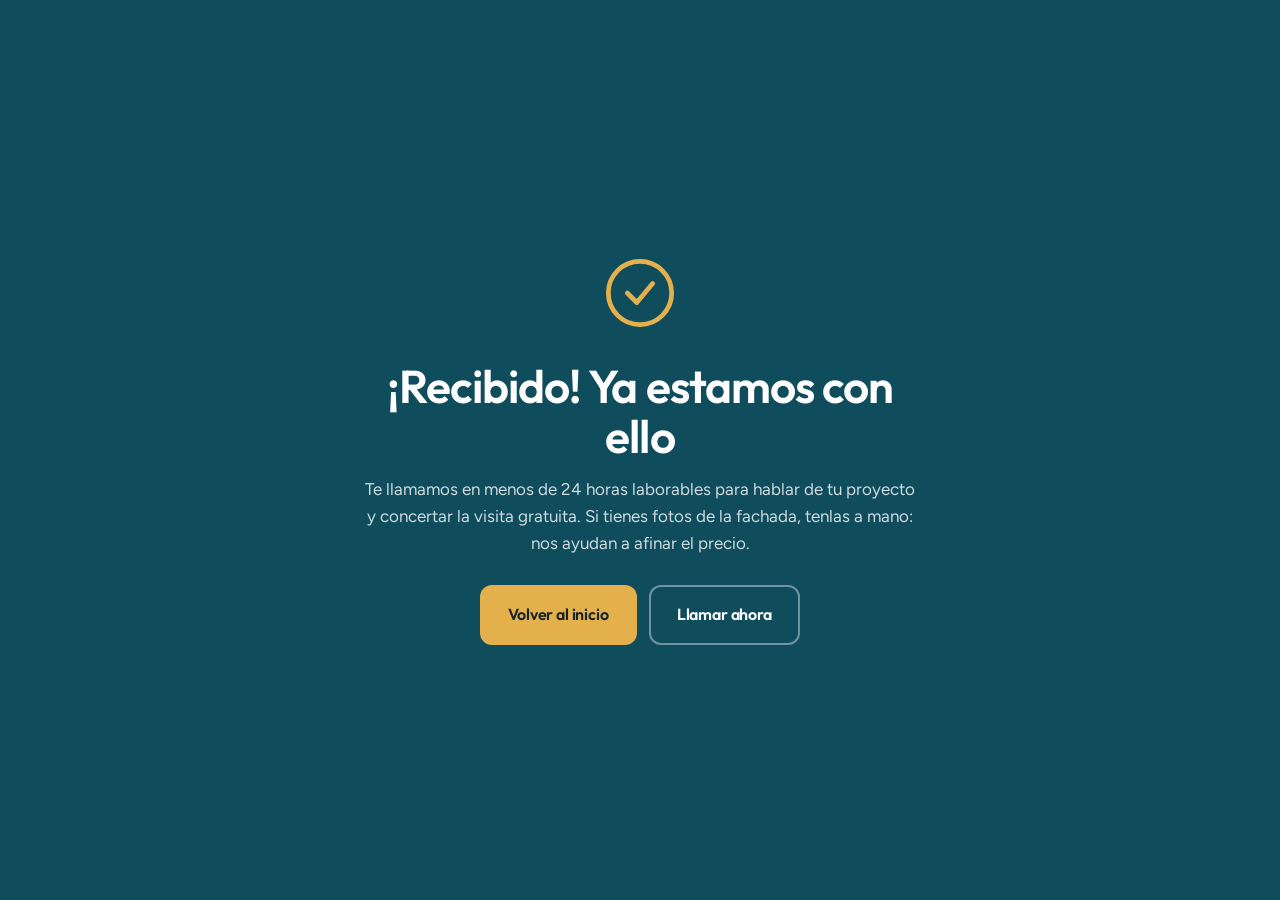
<file: gracias.html>
<!DOCTYPE html>
<html lang="es-ES">
<head>
<meta charset="UTF-8">
<meta name="viewport" content="width=device-width, initial-scale=1">
<title>Solicitud recibida · PiedraSur</title>
<meta name="robots" content="noindex,nofollow">
<link rel="icon" href="favicon.svg" type="image/svg+xml">
<link rel="preconnect" href="https://fonts.googleapis.com">
<link rel="preconnect" href="https://fonts.gstatic.com" crossorigin>
<link href="https://fonts.googleapis.com/css2?family=Outfit:wght@600;700&family=Figtree:wght@400;600;700&display=swap" rel="stylesheet">
<link rel="stylesheet" href="style.css">
<script>window.dataLayer=window.dataLayer||[];window.dataLayer.push({event:"lead_thank_you_page"});</script>
<style>
.gracias{min-height:100vh;display:grid;place-items:center;background:var(--mar);color:#fff;padding:40px 22px;text-align:center}
.gracias-card{max-width:560px}
.gracias svg{width:76px;height:76px;color:var(--albero);margin:0 auto 22px}
.gracias h1{color:#fff;font-size:clamp(32px,5vw,46px);margin-bottom:14px}
.gracias p{color:rgba(255,255,255,.8);font-size:17px;margin-bottom:28px}
.gracias .acciones{display:flex;gap:12px;justify-content:center;flex-wrap:wrap}
</style>
</head>
<body>
<main class="gracias">
  <div class="gracias-card">
    <svg viewBox="0 0 24 24" fill="none" stroke="currentColor" stroke-width="1.5" stroke-linecap="round" stroke-linejoin="round"><circle cx="12" cy="12" r="10"/><path d="m8 12 3 3 5-6"/></svg>
    <h1>¡Recibido! Ya estamos con ello</h1>
    <p>Te llamamos en menos de 24 horas laborables para hablar de tu proyecto y concertar la visita gratuita. Si tienes fotos de la fachada, tenlas a mano: nos ayudan a afinar el precio.</p>
    <div class="acciones">
      <a class="btn btn-albero" href="index.html">Volver al inicio</a>
      <a class="btn btn-linea-blanca" href="tel:+34600123456">Llamar ahora</a>
    </div>
  </div>
</main>
</body>
</html>
</file>
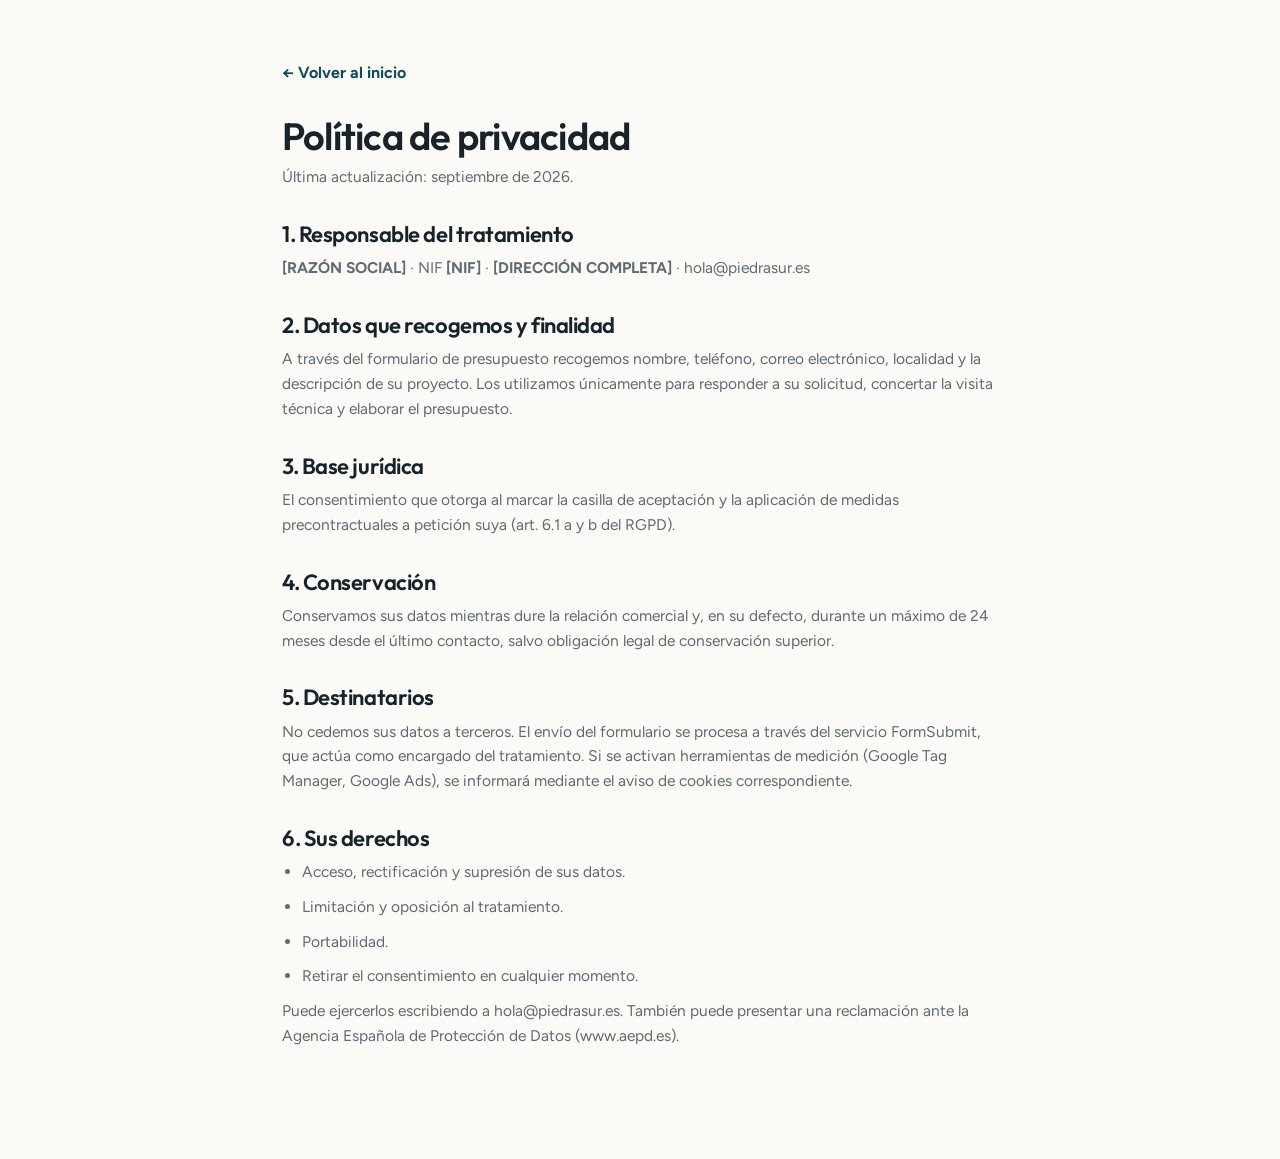
<file: privacidad.html>
<!DOCTYPE html><html lang="es-ES"><head><meta charset="UTF-8"><meta name="viewport" content="width=device-width, initial-scale=1"><title>Política de privacidad · PiedraSur</title><meta name="robots" content="noindex,follow"><link rel="icon" href="favicon.svg" type="image/svg+xml"><link rel="preconnect" href="https://fonts.googleapis.com"><link rel="preconnect" href="https://fonts.gstatic.com" crossorigin><link href="https://fonts.googleapis.com/css2?family=Outfit:wght@600;700&family=Figtree:wght@400;600;700&display=swap" rel="stylesheet"><link rel="stylesheet" href="style.css"><style>.legal{max-width:760px;margin:0 auto;padding:60px 22px 100px}.legal h1{font-size:38px;margin-bottom:8px}.legal h2{font-size:22px;margin:32px 0 10px}.legal p,.legal li{color:var(--gris);font-size:15.5px;margin-bottom:10px}.legal ul{padding-left:20px;list-style:disc}.legal .back{display:inline-block;margin-bottom:30px;color:var(--mar);font-weight:700}</style></head><body><main class="legal"><a class="back" href="index.html">← Volver al inicio</a><h1>Política de privacidad</h1>
<p>Última actualización: septiembre de 2026.</p>
<h2>1. Responsable del tratamiento</h2>
<p><strong>[RAZÓN SOCIAL]</strong> · NIF <strong>[NIF]</strong> · <strong>[DIRECCIÓN COMPLETA]</strong> · hola@piedrasur.es</p>
<h2>2. Datos que recogemos y finalidad</h2>
<p>A través del formulario de presupuesto recogemos nombre, teléfono, correo electrónico, localidad y la descripción de su proyecto. Los utilizamos únicamente para responder a su solicitud, concertar la visita técnica y elaborar el presupuesto.</p>
<h2>3. Base jurídica</h2>
<p>El consentimiento que otorga al marcar la casilla de aceptación y la aplicación de medidas precontractuales a petición suya (art. 6.1 a y b del RGPD).</p>
<h2>4. Conservación</h2>
<p>Conservamos sus datos mientras dure la relación comercial y, en su defecto, durante un máximo de 24 meses desde el último contacto, salvo obligación legal de conservación superior.</p>
<h2>5. Destinatarios</h2>
<p>No cedemos sus datos a terceros. El envío del formulario se procesa a través del servicio FormSubmit, que actúa como encargado del tratamiento. Si se activan herramientas de medición (Google Tag Manager, Google Ads), se informará mediante el aviso de cookies correspondiente.</p>
<h2>6. Sus derechos</h2>
<ul><li>Acceso, rectificación y supresión de sus datos.</li><li>Limitación y oposición al tratamiento.</li><li>Portabilidad.</li><li>Retirar el consentimiento en cualquier momento.</li></ul>
<p>Puede ejercerlos escribiendo a hola@piedrasur.es. También puede presentar una reclamación ante la Agencia Española de Protección de Datos (www.aepd.es).</p>
</main></body></html>
</file>
<file: style.css>
/* PiedraSur — Fachadas imitación piedra en Andalucía
   Identidad: cal blanca, piedra caliza, azul mar profundo y un toque de albero.
   Tipografías: Outfit (títulos) + Figtree (texto). */
:root{
  --ink:#17232b;
  --mar:#0f4c5c;
  --mar-2:#0a3945;
  --mar-tint:#e4eef0;
  --albero:#e3b04b;
  --albero-tint:#fbf1d9;
  --cal:#fbfaf6;
  --caliza:#f2eee6;
  --arena:#e7e0d2;
  --gris:#5f6b73;
  --linea:#e4ded3;
  --blanco:#ffffff;
  --maxw:1180px;
  --r:14px;
  --r-lg:24px;
  --sombra:0 12px 40px -18px rgba(23,35,43,.25);
  --head:'Outfit',system-ui,sans-serif;
  --body:'Figtree',system-ui,-apple-system,'Segoe UI',sans-serif;
}
*{box-sizing:border-box;margin:0;padding:0}
html{scroll-behavior:smooth;-webkit-text-size-adjust:100%}
body{font-family:var(--body);color:var(--ink);background:var(--cal);line-height:1.6;-webkit-font-smoothing:antialiased;overflow-x:hidden}
img{max-width:100%;display:block;height:auto}
a{color:inherit;text-decoration:none}
button{font:inherit;color:inherit}
ul{list-style:none}
h1,h2,h3,h4{font-family:var(--head);font-weight:600;line-height:1.1;letter-spacing:-.02em}
.container{max-width:var(--maxw);margin:0 auto;padding-inline:24px}
.section{padding-block:96px}
.section-caliza{background:var(--caliza)}
.section-mar{background:var(--mar);color:#fff}
.section-mar h2,.section-mar h3{color:#fff}
.section-ink{background:var(--ink);color:#fff}
.section-ink h2,.section-ink h3{color:#fff}
.pill{display:inline-flex;align-items:center;gap:8px;padding:6px 14px;border-radius:999px;background:var(--mar-tint);color:var(--mar);font-size:12.5px;font-weight:700;letter-spacing:.06em;text-transform:uppercase;margin-bottom:18px}
.pill::before{content:"";width:8px;height:8px;border-radius:50%;background:var(--albero)}
.section-mar .pill,.section-ink .pill{background:rgba(255,255,255,.12);color:#fff}
.h2{font-size:clamp(32px,4.4vw,50px);margin-bottom:18px;max-width:780px}
.h2 span{color:var(--mar)}
.section-mar .h2 span,.section-ink .h2 span{color:var(--albero)}
.lead{color:var(--gris);font-size:18px;max-width:620px;margin-bottom:44px;line-height:1.6}
.section-mar .lead,.section-ink .lead{color:rgba(255,255,255,.78)}
.center{text-align:center;margin-inline:auto}
.sr-only{position:absolute;width:1px;height:1px;overflow:hidden;clip:rect(0 0 0 0);white-space:nowrap}

/* Botones */
.btn{display:inline-flex;align-items:center;justify-content:center;gap:10px;font-family:var(--head);font-weight:600;font-size:16px;padding:15px 26px;border-radius:12px;border:2px solid transparent;cursor:pointer;transition:transform .15s,background .2s,color .2s,border-color .2s;white-space:nowrap;letter-spacing:-.01em}
.btn:active{transform:translateY(1px)}
.btn svg{width:20px;height:20px;flex:none}
.btn-mar{background:var(--mar);color:#fff}
.btn-mar:hover{background:var(--mar-2)}
.btn-albero{background:var(--albero);color:var(--ink)}
.btn-albero:hover{background:#d9a232}
.btn-blanco{background:#fff;color:var(--mar);border-color:#fff}
.btn-blanco:hover{background:var(--caliza)}
.btn-linea{background:transparent;border-color:var(--linea);color:var(--ink)}
.btn-linea:hover{border-color:var(--ink)}
.btn-linea-blanca{background:transparent;border-color:rgba(255,255,255,.4);color:#fff}
.btn-linea-blanca:hover{border-color:#fff;background:rgba(255,255,255,.08)}
.btn-lg{padding:18px 32px;font-size:17px}
.btn-block{width:100%;white-space:normal;text-align:center}

/* Barra superior + header */
.topbar{background:var(--mar);color:rgba(255,255,255,.85);font-size:13px;font-weight:500}
.topbar-inner{display:flex;justify-content:space-between;align-items:center;height:36px;gap:16px}
.topbar span{display:inline-flex;align-items:center;gap:6px}
.topbar svg{width:14px;height:14px;color:var(--albero)}
.topbar-right{display:flex;gap:22px}
.header{position:sticky;top:0;z-index:60;background:rgba(251,250,246,.88);backdrop-filter:blur(12px);-webkit-backdrop-filter:blur(12px);border-bottom:1px solid var(--linea)}
.header-inner{display:flex;align-items:center;justify-content:space-between;height:78px;gap:24px}
.brand{display:inline-flex;align-items:center;gap:12px;color:var(--ink)}
.brand-mark{width:42px;height:42px;flex:none}
.brand-name{font-family:var(--head);font-size:23px;font-weight:700;letter-spacing:-.03em;line-height:1}
.brand-name b{color:var(--mar);font-weight:700}
.brand-tag{display:block;white-space:nowrap;font-size:11px;letter-spacing:.08em;text-transform:uppercase;color:var(--gris);margin-top:4px;font-weight:600}
.nav{display:flex;gap:6px}
.nav a{color:var(--ink);font-size:15px;font-weight:600;padding:9px 13px;border-radius:10px;transition:.2s;white-space:nowrap}
.nav a:hover{background:var(--mar-tint);color:var(--mar)}
.header-actions{display:flex;align-items:center;gap:14px}
.tel{display:inline-flex;align-items:center;gap:8px;font-weight:700;font-size:16px;color:var(--ink);white-space:nowrap;font-family:var(--head)}
.tel svg{width:20px;height:20px;color:var(--mar)}
.tel:hover{color:var(--mar)}
.nav-toggle{display:none;background:none;border:0;width:44px;height:44px;cursor:pointer;color:var(--ink)}
.nav-toggle span{display:block;width:22px;height:2px;background:currentColor;margin:5px auto;transition:.3s;border-radius:2px}
.nav-toggle[aria-expanded="true"] span:nth-child(1){transform:translateY(7px) rotate(45deg)}
.nav-toggle[aria-expanded="true"] span:nth-child(2){opacity:0}
.nav-toggle[aria-expanded="true"] span:nth-child(3){transform:translateY(-7px) rotate(-45deg)}

/* Hero */
.hero{position:relative;background:var(--cal);overflow:hidden}
.hero::before{content:"";position:absolute;right:-12%;top:-20%;width:56%;height:140%;background:var(--caliza);border-radius:50% 0 0 50%/40% 0 0 40%;z-index:0}
.hero-inner{position:relative;z-index:1;display:grid;grid-template-columns:minmax(0,1fr) minmax(0,.92fr);gap:56px;align-items:center;padding-block:72px 96px}
.hero h1{font-size:clamp(40px,5.4vw,68px);margin:18px 0 22px;font-weight:700}
.hero h1 span{color:var(--mar)}
.hero-lead{font-size:19px;color:var(--gris);max-width:560px;margin-bottom:32px}
.hero-cta{display:flex;gap:12px;flex-wrap:wrap;margin-bottom:28px}
.hero-puntos{display:grid;grid-template-columns:repeat(2,auto);gap:10px 28px;width:max-content;max-width:100%}
.hero-puntos li{display:flex;align-items:center;gap:9px;font-size:15px;font-weight:600;color:var(--ink)}
.hero-puntos svg{width:20px;height:20px;color:var(--mar);flex:none}
.hero-visual{position:relative;display:grid;grid-template-columns:1fr 1fr;grid-template-rows:auto auto;gap:14px}
.hero-visual figure{border-radius:var(--r-lg);overflow:hidden;position:relative;background:var(--arena)}
.hero-visual figure img{width:100%;height:100%;object-fit:cover}
.hero-visual .f1{grid-column:1/3;aspect-ratio:16/9}
.hero-visual .f2,.hero-visual .f3{aspect-ratio:1/1}
.hero-visual figcaption{position:absolute;left:14px;bottom:12px;background:rgba(255,255,255,.92);color:var(--ink);font-size:12.5px;font-weight:700;padding:6px 11px;border-radius:8px}
.hero-sello{position:absolute;right:-10px;top:-18px;z-index:2;width:118px;height:118px;border-radius:50%;background:var(--albero);color:var(--ink);display:flex;flex-direction:column;align-items:center;justify-content:center;text-align:center;font-family:var(--head);font-weight:700;line-height:1.05;box-shadow:0 12px 30px -10px rgba(227,176,75,.7);transform:rotate(8deg)}
.hero-sello strong{font-size:30px;display:block}
.hero-sello small{font-size:11px;letter-spacing:.06em;text-transform:uppercase;font-weight:700}

/* Confianza */
.confianza{border-block:1px solid var(--linea);background:#fff}
.confianza-grid{display:grid;grid-template-columns:repeat(4,1fr)}
.conf{display:flex;align-items:center;gap:14px;padding:22px 20px;border-right:1px solid var(--linea)}
.conf:last-child{border-right:0}
.conf-ico{width:46px;height:46px;border-radius:12px;background:var(--mar-tint);color:var(--mar);display:flex;align-items:center;justify-content:center;flex:none}
.conf-ico svg{width:22px;height:22px}
.conf strong{display:block;font-family:var(--head);font-size:17px;font-weight:600;line-height:1.15}
.conf span{font-size:13px;color:var(--gris)}

/* Servicios */
.servicios{display:grid;grid-template-columns:repeat(4,1fr);gap:18px}
.servicio{background:#fff;border:1px solid var(--linea);border-radius:var(--r-lg);padding:26px 24px 28px;display:flex;flex-direction:column;gap:14px;transition:.25s;position:relative;overflow:hidden}
.servicio:hover{transform:translateY(-4px);box-shadow:var(--sombra);border-color:transparent}
.servicio-img{aspect-ratio:4/3;border-radius:14px;overflow:hidden;margin:-8px -6px 4px}
.servicio-img img{width:100%;height:100%;object-fit:cover}
.servicio-num{position:absolute;top:14px;left:14px;background:#fff;color:var(--mar);font-family:var(--head);font-weight:700;font-size:13px;padding:4px 10px;border-radius:999px;z-index:2}
.servicio h3{font-size:21px}
.servicio p{color:var(--gris);font-size:15px;flex:1}
.servicio a{font-weight:700;color:var(--mar);display:inline-flex;align-items:center;gap:6px;font-size:15px}
.servicio a svg{width:16px;height:16px;transition:transform .2s}
.servicio a:hover svg{transform:translateX(3px)}
.servicio.destacado{background:var(--mar);color:#fff;border-color:var(--mar)}
.servicio.destacado h3{color:#fff}.servicio.destacado p{color:rgba(255,255,255,.78)}.servicio.destacado a{color:var(--albero)}
.servicio.destacado .servicio-num{color:var(--mar)}

/* Antes / Después */
.ba-wrap{display:grid;grid-template-columns:1.35fr 1fr;gap:28px;align-items:stretch}
.ba{position:relative;aspect-ratio:4/3;border-radius:var(--r-lg);overflow:hidden;user-select:none;-webkit-user-select:none;background:var(--arena);touch-action:pan-y}
.ba img{position:absolute;inset:0;width:100%;height:100%;object-fit:cover;pointer-events:none}
.ba-antes{position:absolute;inset:0;width:var(--pos,50%);overflow:hidden}
.ba-antes img{width:var(--w,100%);max-width:none}
.ba-tag{position:absolute;top:16px;z-index:3;font-size:12px;letter-spacing:.08em;text-transform:uppercase;font-weight:800;padding:7px 12px;border-radius:8px}
.ba-tag-antes{left:16px;background:var(--ink);color:#fff}
.ba-tag-despues{right:16px;background:var(--albero);color:var(--ink)}
.ba-handle{position:absolute;top:0;bottom:0;left:var(--pos,50%);width:3px;background:#fff;z-index:2;transform:translateX(-50%)}
.ba-handle i{position:absolute;top:50%;left:50%;transform:translate(-50%,-50%);width:50px;height:50px;border-radius:14px;background:#fff;box-shadow:0 8px 24px rgba(0,0,0,.3);display:flex;align-items:center;justify-content:center;color:var(--mar)}
.ba-handle svg{width:24px;height:24px}
.ba-range{position:absolute;inset:0;width:100%;height:100%;opacity:0;cursor:ew-resize;margin:0;z-index:4;-webkit-appearance:none;appearance:none}
.ba-cap{display:flex;justify-content:space-between;gap:12px;margin-top:12px;font-size:14px;color:var(--gris)}
.ba-cap strong{color:var(--ink);font-weight:700}
.ba-side{display:flex;flex-direction:column;gap:18px}
.ba-side .ba{aspect-ratio:4/3}
.ba-nota{background:var(--albero-tint);border-radius:var(--r);padding:18px 20px;font-size:14.5px;color:var(--ink);display:flex;gap:12px;align-items:flex-start}
.ba-nota svg{width:22px;height:22px;color:var(--albero);flex:none;margin-top:1px}

/* Obras (mosaico) */
.obras{display:grid;grid-template-columns:repeat(3,1fr);gap:16px;margin-top:20px}
.obra{position:relative;border-radius:var(--r);overflow:hidden;aspect-ratio:4/3;background:var(--arena)}
.obra img{width:100%;height:100%;object-fit:cover;transition:transform .6s cubic-bezier(.2,.7,.2,1)}
.obra:hover img{transform:scale(1.04)}
.obra figcaption{position:absolute;left:12px;right:12px;bottom:12px;background:rgba(255,255,255,.94);border-radius:10px;padding:10px 14px;font-size:13.5px;font-weight:700;display:flex;justify-content:space-between;gap:8px}
.obra figcaption span{color:var(--gris);font-weight:500}
.obras-head{display:flex;justify-content:space-between;align-items:end;gap:20px;flex-wrap:wrap;margin-top:72px;margin-bottom:8px}
.obras-head h3{font-size:28px}
.obras-head p{color:var(--gris)}

/* Acabados (carrusel horizontal) */
.acabados{display:flex;gap:18px;overflow-x:auto;scroll-snap-type:x mandatory;padding:6px 24px 26px;margin:0 -24px;scrollbar-width:thin;scrollbar-color:var(--arena) transparent}
.acabado{flex:0 0 300px;scroll-snap-align:start;background:#fff;border-radius:var(--r-lg);overflow:hidden;border:1px solid var(--linea)}
.acabado-img{aspect-ratio:4/3;background:var(--arena)}
.acabado-img img{width:100%;height:100%;object-fit:cover}
.acabado-body{padding:20px 20px 22px}
.acabado h3{font-size:20px;margin-bottom:6px;display:flex;align-items:center;justify-content:space-between}
.acabado h3 small{font-size:11px;letter-spacing:.08em;text-transform:uppercase;color:var(--mar);background:var(--mar-tint);padding:3px 8px;border-radius:6px;font-weight:700}
.acabado p{color:var(--gris);font-size:14.5px}
.acabados-hint{font-size:13.5px;color:var(--gris);display:flex;align-items:center;gap:8px;margin-top:-6px}
.acabados-hint svg{width:16px;height:16px}

/* Razones */
.razones{display:grid;grid-template-columns:1fr 1fr;gap:64px;align-items:center}
.razones-foto{position:relative}
.razones-foto img{border-radius:var(--r-lg);aspect-ratio:4/5;object-fit:cover;width:100%}
.razones-dato{position:absolute;left:-24px;bottom:36px;background:#fff;border-radius:var(--r);padding:18px 22px;box-shadow:var(--sombra);display:flex;gap:16px;align-items:center}
.razones-dato strong{font-family:var(--head);font-size:34px;color:var(--mar);line-height:1}
.razones-dato span{font-size:13px;color:var(--gris);max-width:150px;line-height:1.3;font-weight:600}
.razones-list{display:grid;gap:8px;counter-reset:r}
.razon{display:grid;grid-template-columns:auto 1fr;gap:18px;padding:20px;border-radius:var(--r);transition:.2s}
.razon:hover{background:#fff;box-shadow:var(--sombra)}
.razon::before{counter-increment:r;content:counter(r,decimal-leading-zero);font-family:var(--head);font-weight:700;font-size:15px;color:var(--albero);background:var(--ink);width:40px;height:40px;border-radius:12px;display:flex;align-items:center;justify-content:center}
.razon h3{font-size:19px;margin-bottom:4px}
.razon p{color:var(--gris);font-size:15px}

/* Proceso (línea de tiempo) */
.proceso{display:grid;grid-template-columns:.8fr 1.2fr;gap:64px;align-items:start}
.proceso-side{position:sticky;top:110px}
.timeline{display:grid;gap:0;position:relative}
.timeline::before{content:"";position:absolute;left:27px;top:30px;bottom:30px;width:2px;background:rgba(255,255,255,.18)}
.paso{display:grid;grid-template-columns:56px 1fr;gap:22px;padding:22px 0;position:relative}
.paso-num{width:56px;height:56px;border-radius:16px;background:var(--albero);color:var(--ink);display:flex;align-items:center;justify-content:center;font-family:var(--head);font-weight:700;font-size:20px;position:relative;z-index:1}
.paso h3{font-size:22px;margin-bottom:6px;color:#fff}
.paso p{color:rgba(255,255,255,.75);font-size:15.5px;max-width:520px}
.paso small{display:inline-block;margin-top:10px;font-size:12.5px;font-weight:700;letter-spacing:.06em;text-transform:uppercase;color:var(--albero)}

/* Zonas */
.provincias{display:grid;grid-template-columns:repeat(4,1fr);gap:14px;margin-top:8px}
.prov{background:#fff;border:1px solid var(--linea);border-radius:var(--r);padding:18px 18px 16px}
.prov.base{background:var(--mar);color:#fff;border-color:var(--mar)}
.prov h3{font-size:18px;margin-bottom:6px;display:flex;align-items:center;gap:8px}
.prov h3 svg{width:16px;height:16px;color:var(--albero)}
.prov p{font-size:13.5px;color:var(--gris);line-height:1.5}
.prov.base p{color:rgba(255,255,255,.8)}
.prov.base small{display:inline-block;margin-top:10px;font-size:11px;letter-spacing:.08em;text-transform:uppercase;background:rgba(255,255,255,.14);padding:3px 8px;border-radius:6px;font-weight:700}
.zonas-foot{margin-top:24px;display:flex;gap:16px;align-items:center;flex-wrap:wrap;color:var(--gris);font-size:15px}

/* Opiniones */
.opiniones{display:grid;grid-template-columns:1.3fr 1fr;gap:20px}
.opinion{background:#fff;border:1px solid var(--linea);border-radius:var(--r-lg);padding:30px;display:flex;flex-direction:column;gap:18px}
.opinion.grande{padding:40px;justify-content:space-between}
.opinion.grande blockquote{font-family:var(--head);font-size:clamp(22px,2.4vw,30px);font-weight:500;line-height:1.3;letter-spacing:-.01em}
.opinion blockquote{font-size:16px;line-height:1.6}
.opinion .stars{color:var(--albero);letter-spacing:2px;font-size:15px}
.opinion footer{display:flex;align-items:center;gap:12px;font-size:14px}
.avatar{width:44px;height:44px;border-radius:12px;background:var(--mar-tint);color:var(--mar);display:flex;align-items:center;justify-content:center;font-family:var(--head);font-weight:700;flex:none}
.opinion footer strong{display:block}
.opinion footer span{color:var(--gris);font-size:13px}
.opiniones-col{display:grid;gap:20px}
.rating-box{display:flex;align-items:center;gap:18px;background:var(--ink);color:#fff;border-radius:var(--r-lg);padding:24px 28px}
.rating-box strong{font-family:var(--head);font-size:46px;line-height:1;color:var(--albero)}
.rating-box span{font-size:14px;color:rgba(255,255,255,.75)}
.rating-box .stars{display:block;color:var(--albero);letter-spacing:2px;margin-bottom:4px}

/* FAQ */
.faq-grid{display:grid;grid-template-columns:.75fr 1.25fr;gap:64px;align-items:start}
.faq details{background:#fff;border:1px solid var(--linea);border-radius:var(--r);margin-bottom:10px;padding:0 22px}
.faq details[open]{border-color:var(--mar)}
.faq summary{list-style:none;cursor:pointer;display:flex;justify-content:space-between;align-items:center;gap:16px;padding:18px 0;font-family:var(--head);font-size:18px;font-weight:600}
.faq summary::-webkit-details-marker{display:none}
.faq summary i{flex:none;width:30px;height:30px;border-radius:9px;background:var(--mar-tint);color:var(--mar);display:flex;align-items:center;justify-content:center;font-style:normal;font-size:20px;line-height:1;transition:.25s}
.faq summary i::before{content:"+"}
.faq details[open] summary i{transform:rotate(45deg);background:var(--mar);color:#fff}
.faq details p{color:var(--gris);font-size:15.5px;padding:0 0 20px}

/* Presupuesto */
.presu{display:grid;grid-template-columns:1fr 1.1fr;gap:56px;align-items:start}
.presu-side ul{display:grid;gap:16px;margin:30px 0}
.presu-side li{display:flex;gap:12px;font-size:15.5px;color:rgba(255,255,255,.85)}
.presu-side li svg{width:22px;height:22px;color:var(--albero);flex:none}
.presu-side li strong{color:#fff;display:block}
.presu-tel{margin-top:10px;padding-top:26px;border-top:1px solid rgba(255,255,255,.15)}
.presu-tel p{font-size:14px;color:rgba(255,255,255,.65);margin-bottom:6px}
.presu-tel .tel{color:#fff;font-size:28px}
.presu-tel .tel svg{color:var(--albero);width:26px;height:26px}
.form-card{background:#fff;color:var(--ink);border-radius:var(--r-lg);padding:36px;box-shadow:0 30px 60px -30px rgba(0,0,0,.5)}
.form-card h3{font-size:26px;margin-bottom:6px;color:var(--ink)}
.form-card>p{color:var(--gris);font-size:14.5px;margin-bottom:22px}
.form-row{display:grid;grid-template-columns:1fr 1fr;gap:14px}
.field{display:flex;flex-direction:column;gap:6px;margin-bottom:14px}
.field label{font-size:13.5px;font-weight:700}
.field input,.field select,.field textarea{width:100%;font:inherit;font-size:15px;padding:13px 14px;border:1.5px solid var(--linea);border-radius:10px;background:#fff;color:var(--ink);transition:border-color .2s,box-shadow .2s}
.field input:focus,.field select:focus,.field textarea:focus{outline:none;border-color:var(--mar);box-shadow:0 0 0 4px var(--mar-tint)}
.field textarea{min-height:96px;resize:vertical}
.field select{appearance:none;-webkit-appearance:none;background-image:url("data:image/svg+xml;utf8,<svg xmlns='http://www.w3.org/2000/svg' width='14' height='14' viewBox='0 0 24 24' fill='none' stroke='%235f6b73' stroke-width='2.5'><path d='m6 9 6 6 6-6'/></svg>");background-repeat:no-repeat;background-position:right 14px center;padding-right:38px}
.check{display:flex;gap:10px;align-items:flex-start;font-size:13px;color:var(--gris);margin:4px 0 18px}
.check input{margin-top:3px;accent-color:var(--mar);width:16px;height:16px;flex:none}
.check a{text-decoration:underline}
.form-foot{margin-top:14px;font-size:13px;color:var(--gris);text-align:center;display:flex;align-items:center;justify-content:center;gap:6px;flex-wrap:wrap}
.form-foot svg{width:14px;height:14px;color:var(--mar)}
.form-ok{display:none;text-align:center;padding:30px 10px}
.form-ok svg{width:64px;height:64px;color:var(--mar);margin:0 auto 16px}
.form-ok h3{font-size:26px;margin-bottom:8px}
.form-ok p{color:var(--gris)}
.form-card.is-sent form{display:none}
.form-card.is-sent .form-ok{display:block}
.hp{position:absolute;left:-9999px;opacity:0;height:0;width:0}

/* Mini formulario del hero */
.mini-form{margin-top:34px;background:#fff;border:1px solid var(--linea);border-radius:var(--r-lg);padding:20px;box-shadow:var(--sombra)}
.mini-form-head{display:flex;justify-content:space-between;align-items:center;gap:12px;margin-bottom:12px}
.mini-form-head strong{font-family:var(--head);font-size:17px}
.mini-form-head span{font-size:12.5px;color:var(--mar);font-weight:700;background:var(--mar-tint);padding:4px 10px;border-radius:999px;white-space:nowrap}
.mini-form-row{display:grid;grid-template-columns:1fr 1fr auto;gap:10px}
.mini-form input{width:100%;font:inherit;font-size:15px;padding:13px 14px;border:1.5px solid var(--linea);border-radius:10px;background:#fff}
.mini-form input:focus{outline:none;border-color:var(--mar);box-shadow:0 0 0 4px var(--mar-tint)}
.mini-form small{display:block;margin-top:10px;font-size:12.5px;color:var(--gris)}
.mini-form .ok{display:none;padding:10px 0;font-weight:600;color:var(--mar)}
.mini-form.is-sent form{display:none}.mini-form.is-sent .ok{display:block}

/* Footer */
.footer{background:var(--ink);color:rgba(255,255,255,.72);padding:64px 0 120px;font-size:14.5px}
.footer-grid{display:grid;grid-template-columns:1.5fr 1fr 1fr 1fr;gap:40px}
.footer .brand{color:#fff;margin-bottom:16px}
.footer .brand-tag{color:rgba(255,255,255,.55)}
.footer .brand-name b{color:var(--albero)}
.footer p{max-width:340px;line-height:1.7}
.footer h4{color:#fff;font-size:13px;letter-spacing:.1em;text-transform:uppercase;margin-bottom:16px;font-family:var(--body);font-weight:800}
.footer ul{display:grid;gap:9px}
.footer a:hover{color:var(--albero)}
.footer-bottom{margin-top:48px;padding-top:24px;border-top:1px solid rgba(255,255,255,.12);display:flex;justify-content:space-between;gap:16px;flex-wrap:wrap;font-size:13px;color:rgba(255,255,255,.45)}
.footer-bottom a{margin-left:16px}

/* Barra móvil */
.movil-bar{display:none;position:fixed;left:0;right:0;bottom:0;z-index:70;background:rgba(255,255,255,.96);backdrop-filter:blur(10px);border-top:1px solid var(--linea);padding:10px 14px calc(10px + env(safe-area-inset-bottom));gap:10px}
.movil-bar .btn{flex:1;padding:14px 12px;font-size:15px}

/* Reveal */
.js .rv{opacity:0;transform:translateY(16px);transition:opacity .5s ease,transform .5s cubic-bezier(.2,.7,.2,1)}
.js .rv.is-in{opacity:1;transform:none}
.rv-d1{transition-delay:.08s}.rv-d2{transition-delay:.16s}.rv-d3{transition-delay:.24s}
@media(prefers-reduced-motion:reduce){.js .rv{opacity:1;transform:none;transition:none}html{scroll-behavior:auto}}
.hero-inner>*,.razones>*,.proceso>*,.faq-grid>*,.presu>*,.ba-wrap>*,.opiniones>*{min-width:0}

/* Responsive */
@media(max-width:1120px){
  .nav{display:none}
  .nav-toggle{display:block}
  .nav.is-open{display:flex;position:absolute;top:78px;left:0;right:0;flex-direction:column;gap:0;background:#fff;border-bottom:1px solid var(--linea);padding:10px 24px 18px;box-shadow:var(--sombra)}
  .nav.is-open a{padding:14px 0;border-bottom:1px solid var(--linea);font-size:16px;border-radius:0}
  .nav.is-open a:last-child{border-bottom:0}
  .servicios{grid-template-columns:repeat(2,1fr)}
  .provincias{grid-template-columns:repeat(2,1fr)}
}
@media(max-width:1000px){
  .hero-inner{grid-template-columns:1fr;gap:40px;padding-block:52px 72px}
  .hero::before{display:none}
  .hero-visual{max-width:640px}
  .razones,.proceso,.faq-grid,.presu,.opiniones,.ba-wrap{grid-template-columns:1fr;gap:40px}
  .proceso-side{position:static}
  .razones-foto{max-width:520px}
  .razones-dato{left:16px}
  .footer-grid{grid-template-columns:1fr 1fr}
  .topbar-right span:nth-child(2){display:none}
}
@media(max-width:860px){
  .js .rv{opacity:1;transform:none;transition:none}
  .header-actions .btn{display:none}
  .header .tel span{display:none}
  .topbar{display:none}
  .confianza-grid{grid-template-columns:repeat(2,1fr)}
  .conf:nth-child(2){border-right:0}
  .conf:nth-child(-n+2){border-bottom:1px solid var(--linea)}
  .obras{grid-template-columns:repeat(2,1fr);gap:12px}
  .movil-bar{display:flex}
  .section{padding-block:68px}
}
@media(max-width:600px){
  .hero h1{font-size:clamp(34px,9.6vw,44px)}
  .hero-cta .btn{width:100%}
  .hero-puntos{grid-template-columns:1fr;width:auto}
  .hero-sello{width:96px;height:96px;right:6px;top:-10px}
  .hero-sello strong{font-size:24px}
  .mini-form-row{grid-template-columns:1fr}
  .servicios,.provincias{grid-template-columns:1fr}
  .form-row{grid-template-columns:1fr}
  .form-card{padding:26px 20px}
  .opinion.grande{padding:28px 24px}
  .footer-grid{grid-template-columns:1fr}
  .acabado{flex-basis:260px}
  .razones-dato{position:static;margin-top:-30px;margin-inline:14px}
  .obras{grid-template-columns:1fr}
}
</file>
